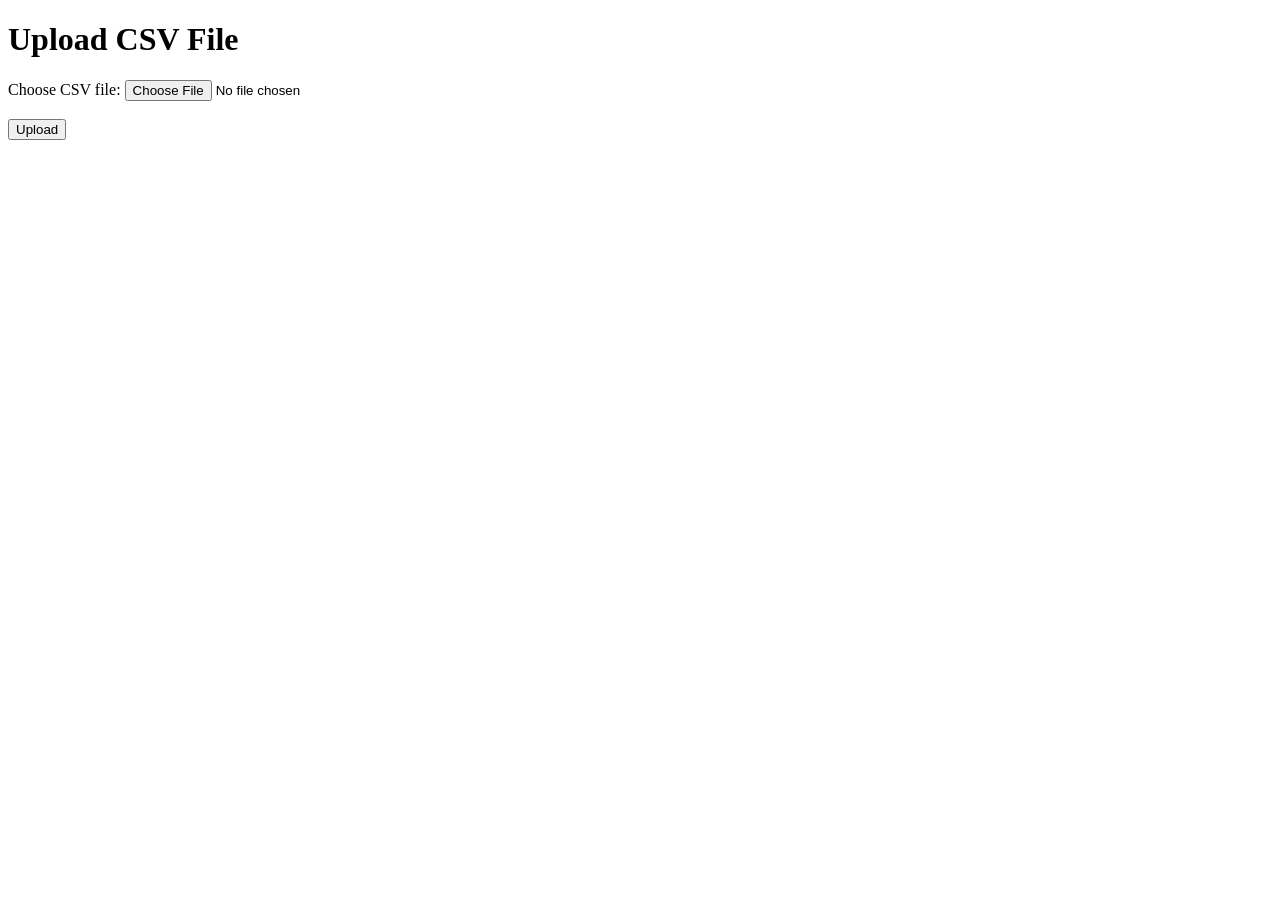
<file: ordertracker.com.au/index.html>
<!DOCTYPE html>
<html lang="en">
<head>
    <meta charset="UTF-8">
    <title>Upload CSV File</title>
</head>
<body>
    <h1>Upload CSV File</h1>
    <form action="upload.php" method="post" enctype="multipart/form-data">
        <label for="file">Choose CSV file:</label>
        <input type="file" name="file" id="file" accept=".csv">
        <br><br>
        <input type="submit" value="Upload">
    </form>
</body>
</html>
</file>
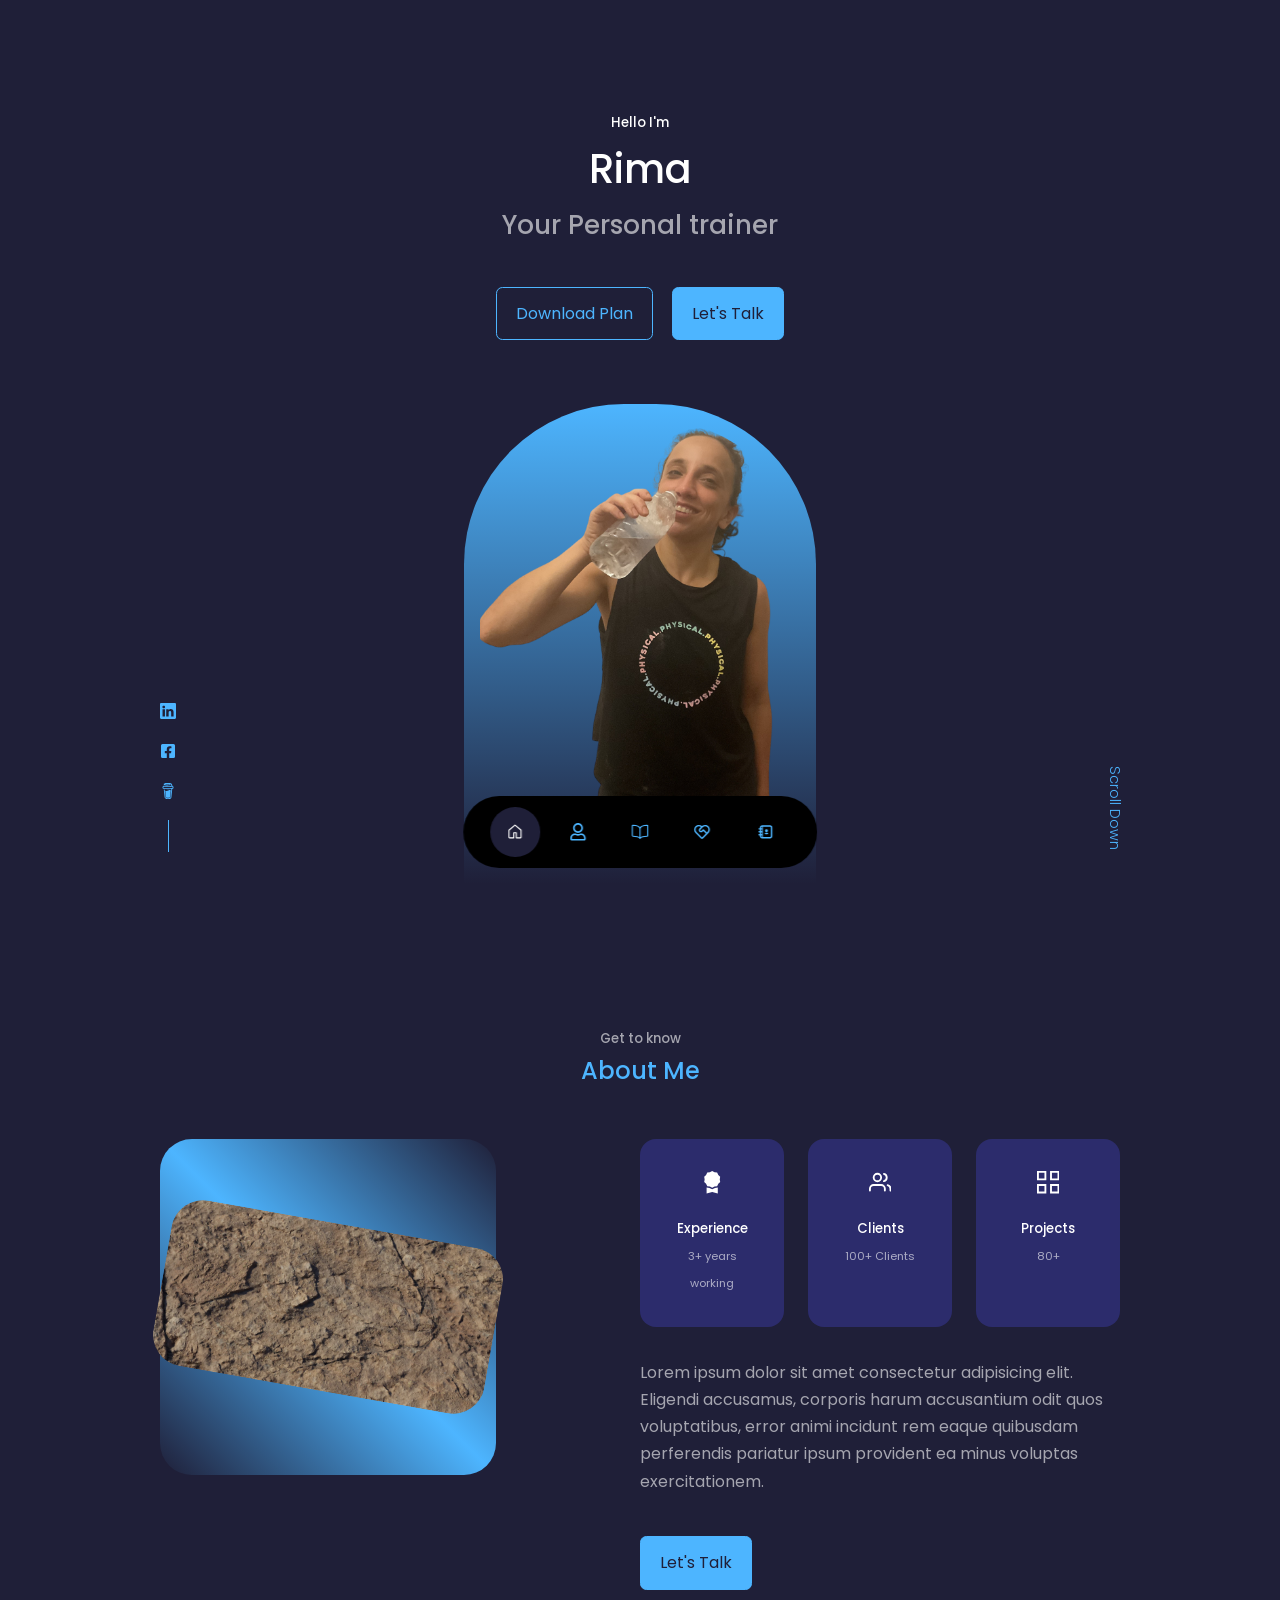
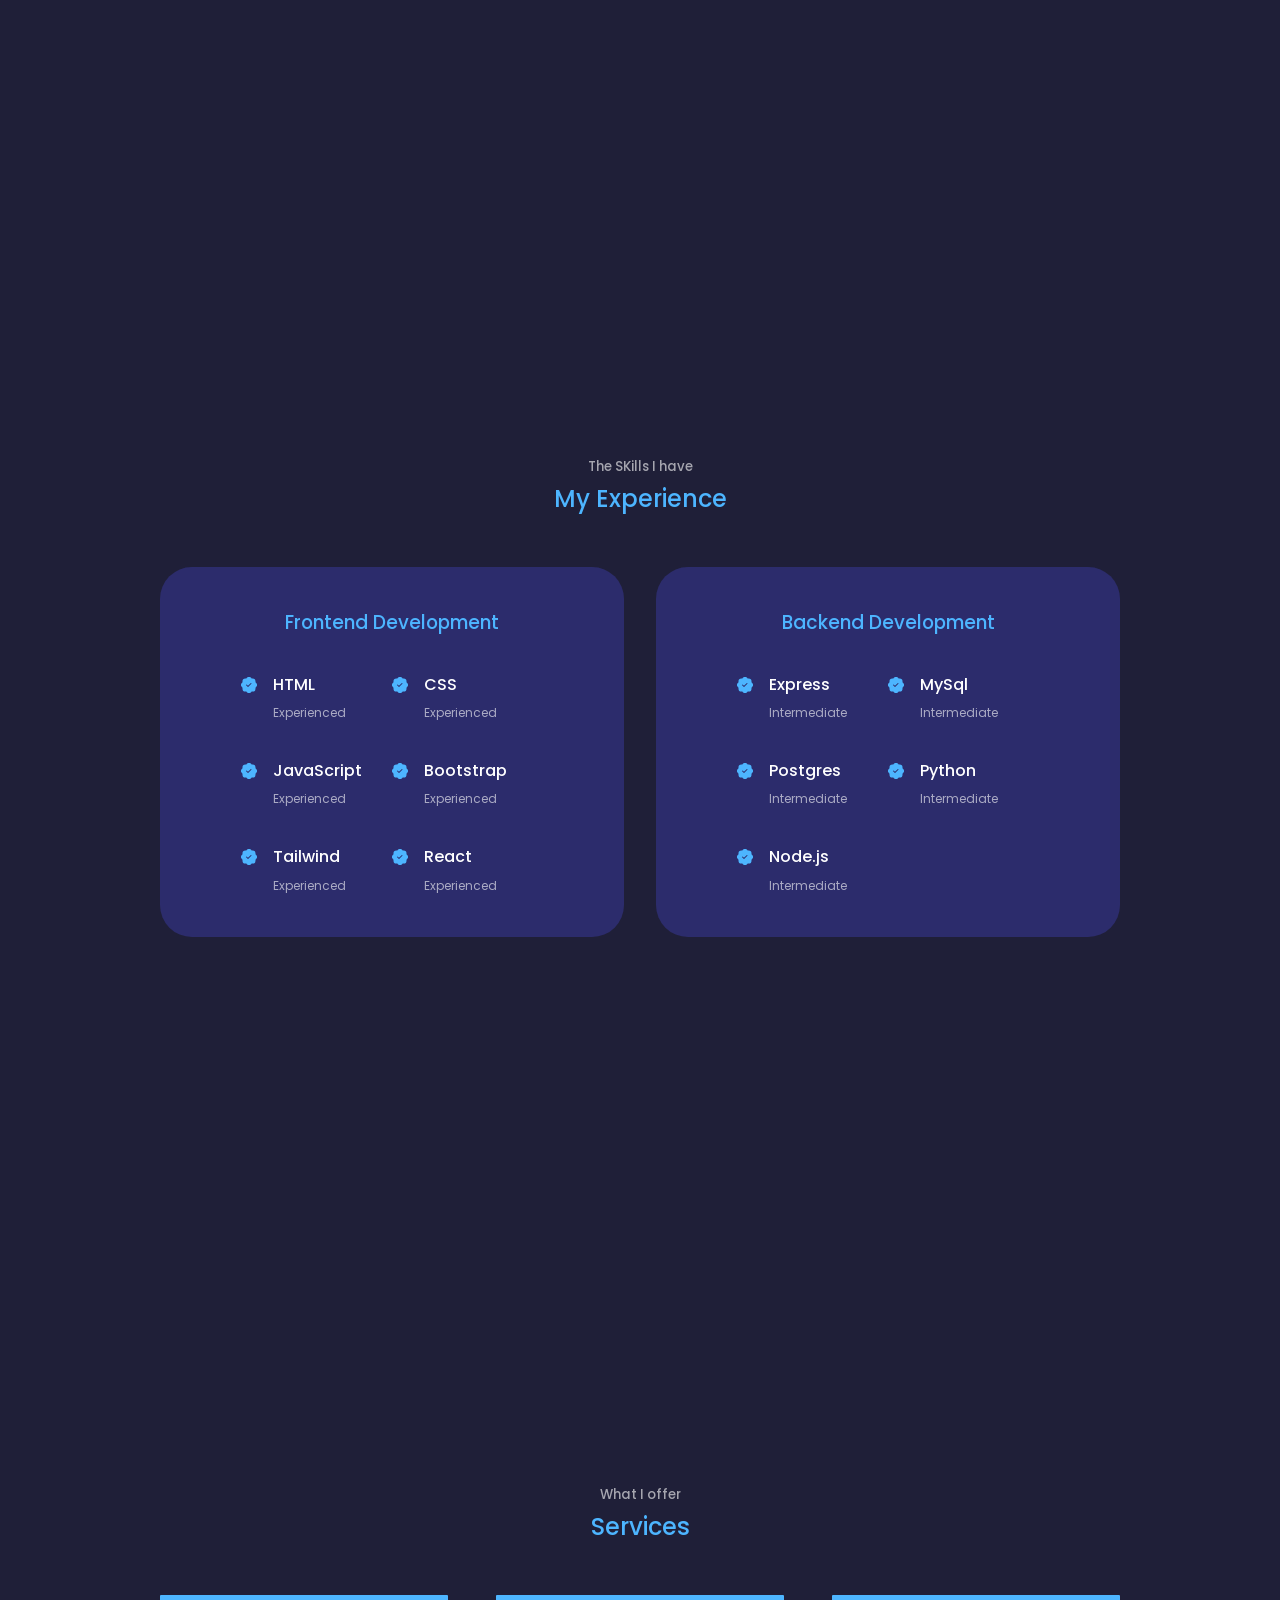
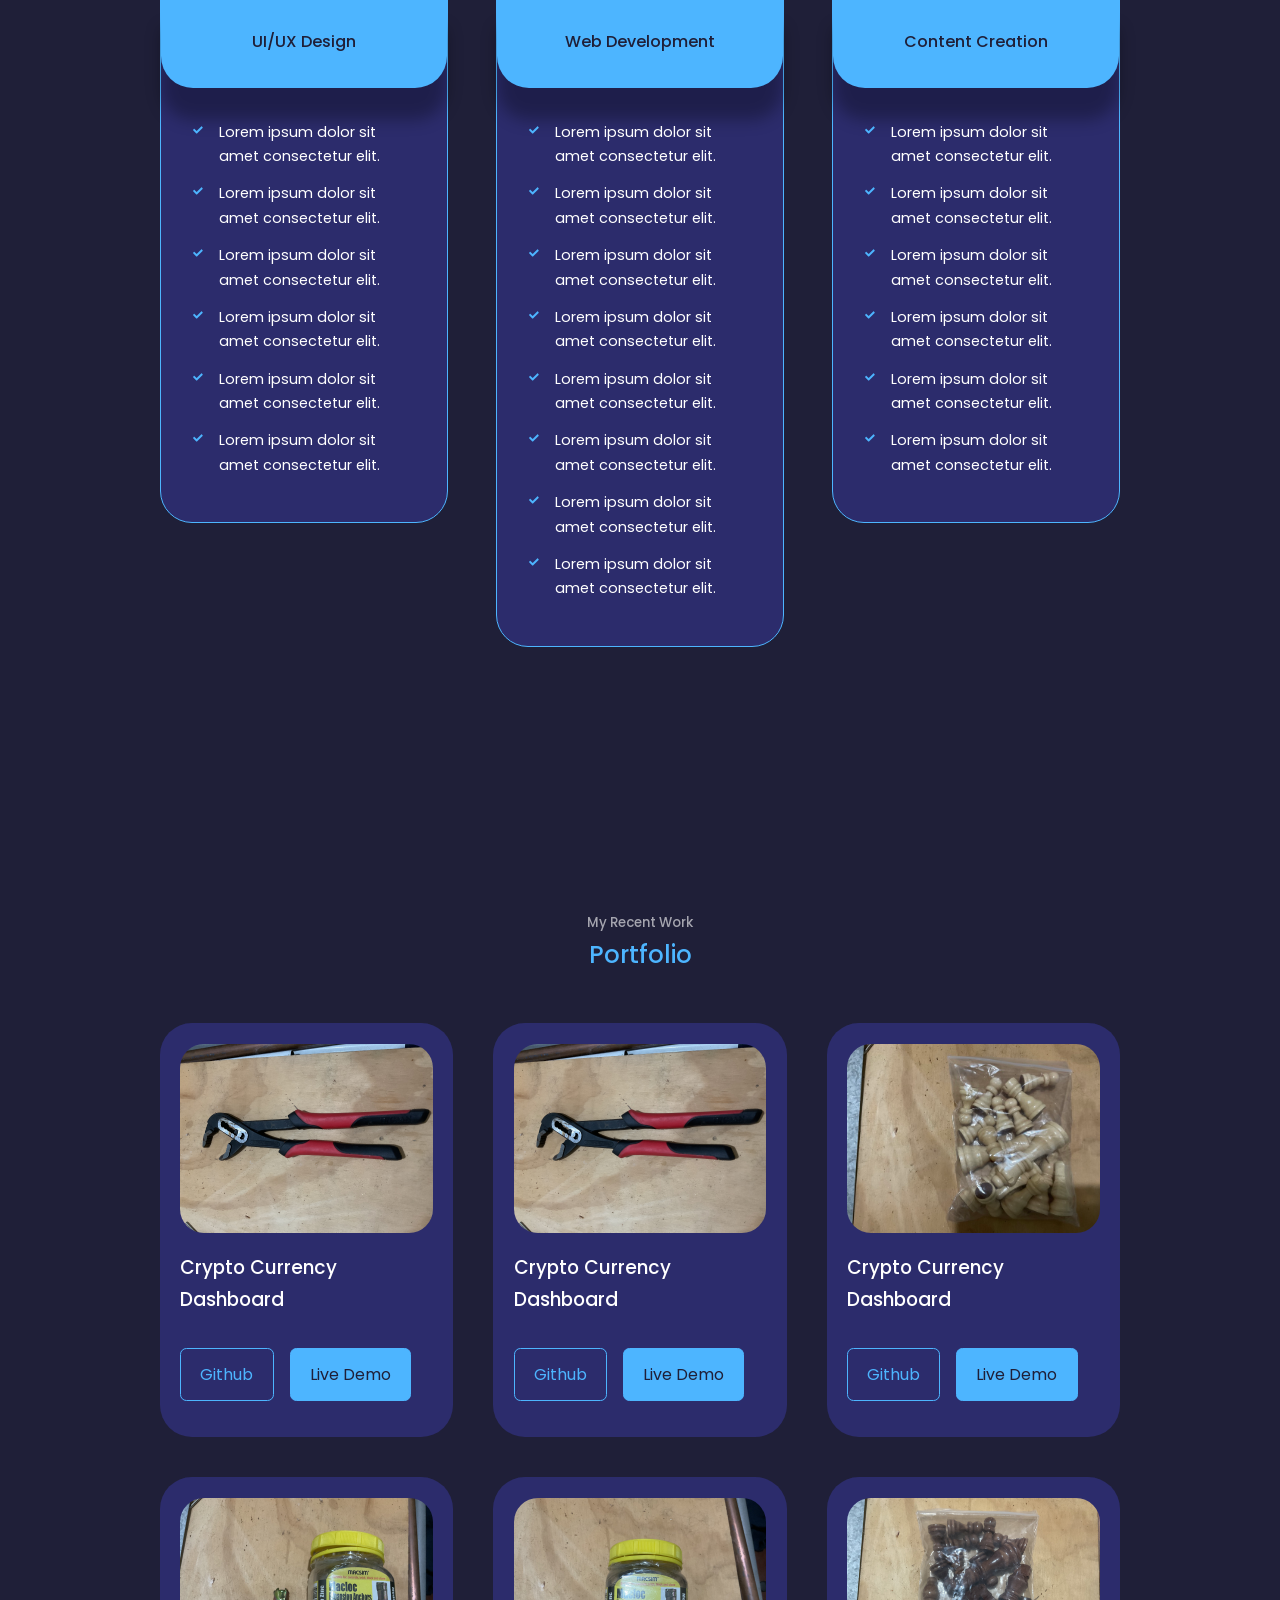
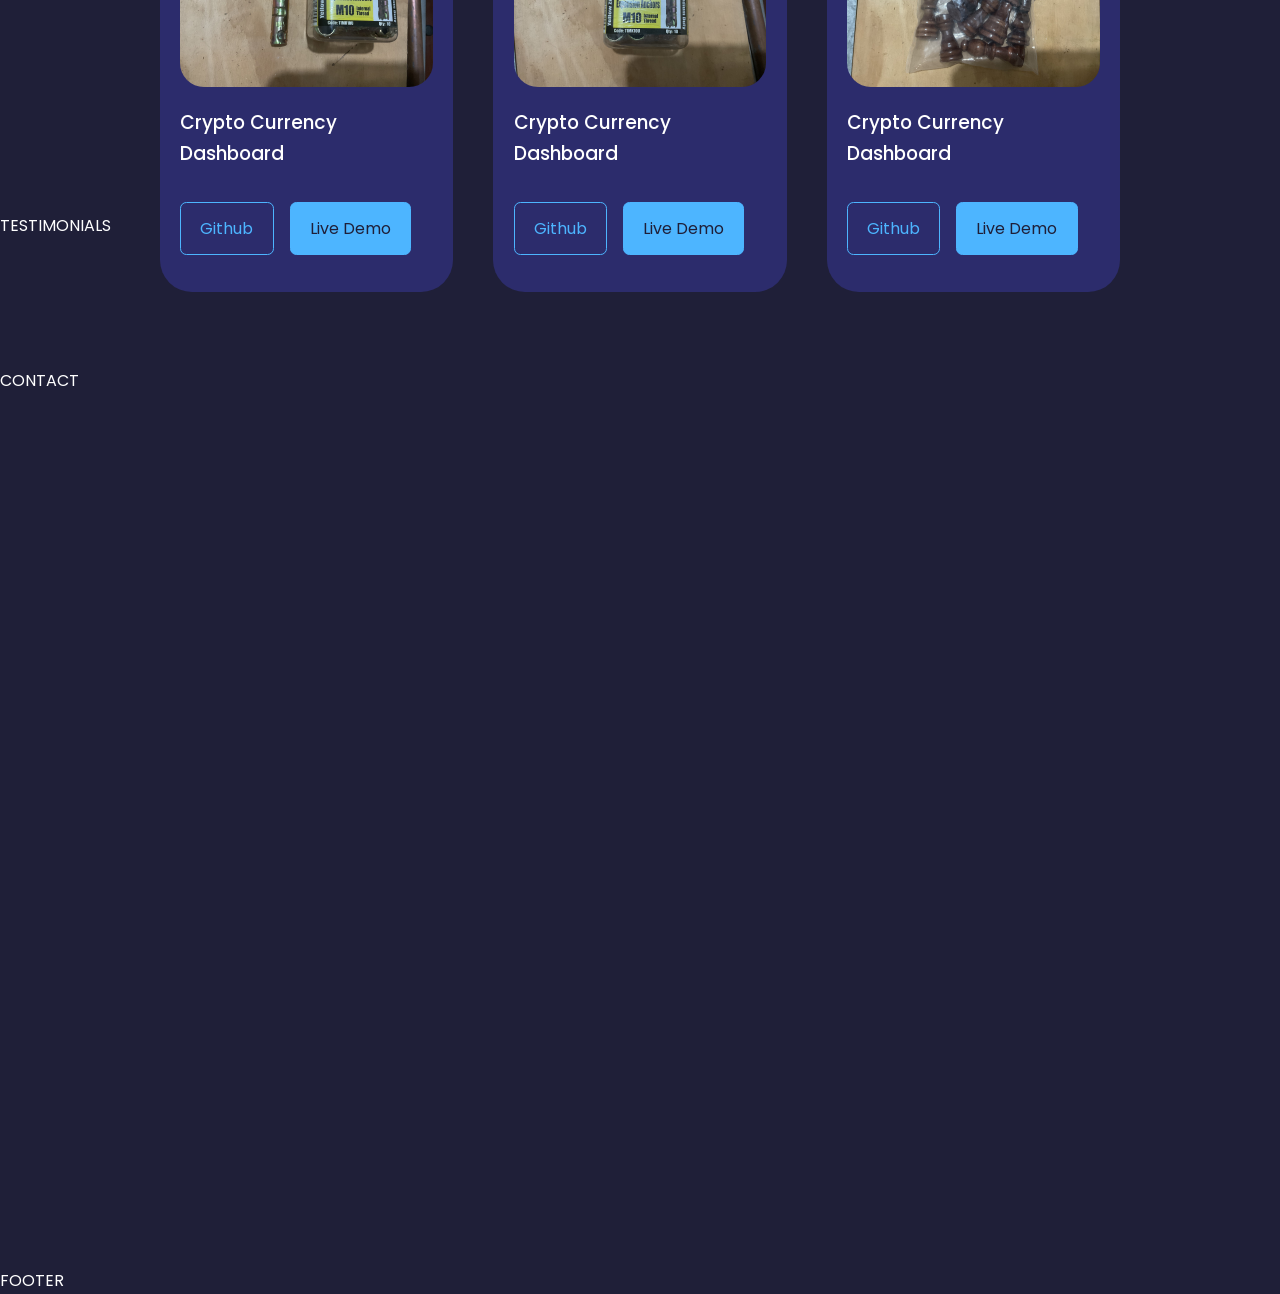
<file: portfolios/index.html>
<!doctype html><html lang="en"><head><meta charset="UTF-8"><meta name="viewport" content="width=device-width,initial-scale=1"><title>Rima Your Personal Trainer</title><script defer="defer" src="/static/js/main.93e14aca.js"></script><link href="/static/css/main.bdeb2de3.css" rel="stylesheet"></head><body><div id="root"></div></body></html>
</file>
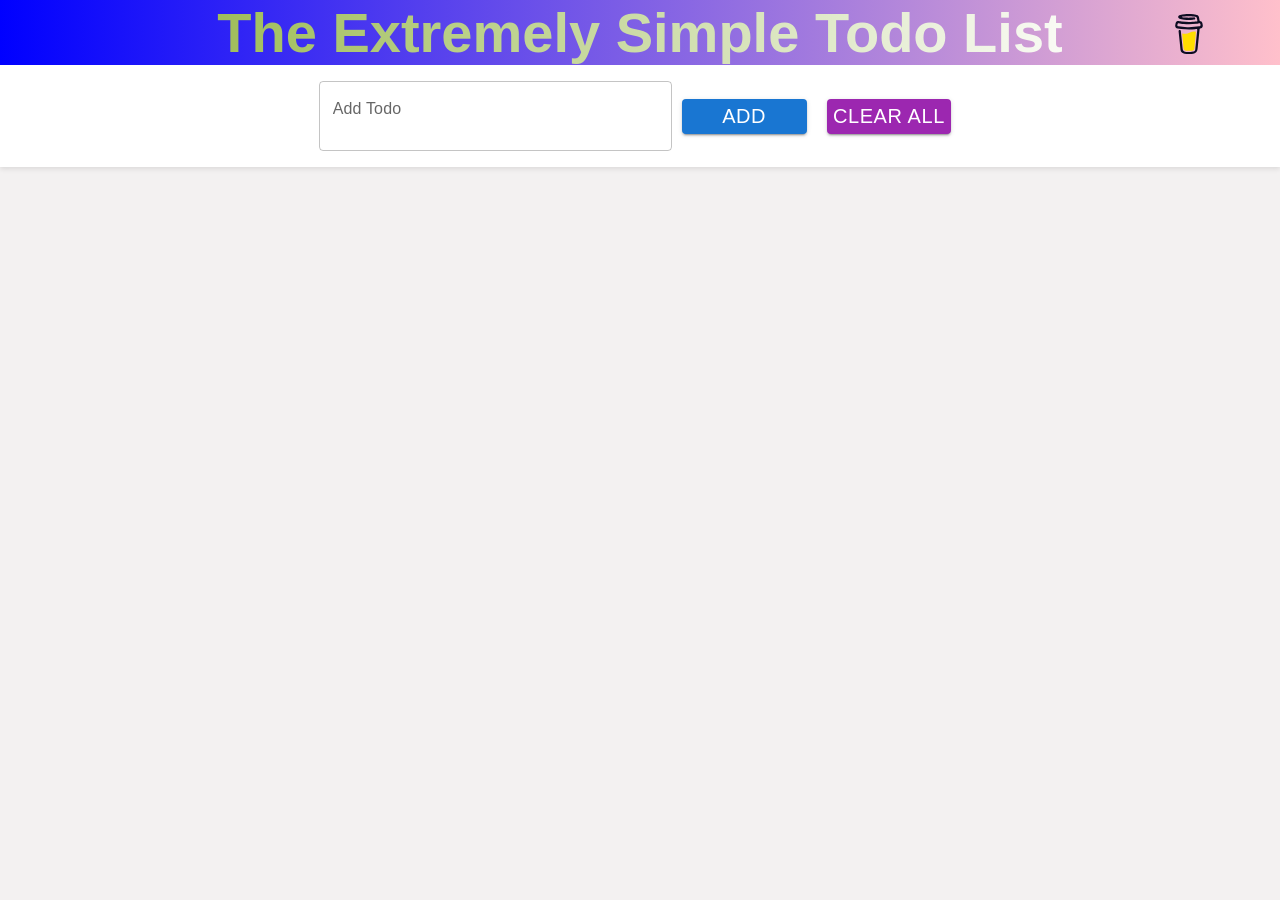
<file: theextremlysimpletodolist.com.au/index.html/index.html>
<!doctype html><html lang="en"><head><meta charset="utf-8"/><link rel="icon" href="/favicon.ico"/><meta name="viewport" content="width=device-width,initial-scale=1"/><meta name="theme-color" content="#000000"/><meta name="description" content="Web site created using create-react-app"/><link rel="apple-touch-icon" href="/logo192.png"/><link rel="manifest" href="/manifest.json"/><title>React App</title><script defer="defer" src="/static/js/main.54898b35.js"></script><link href="/static/css/main.825c0161.css" rel="stylesheet"></head><body><noscript>You need to enable JavaScript to run this app.</noscript><div id="root"></div></body></html>
</file>
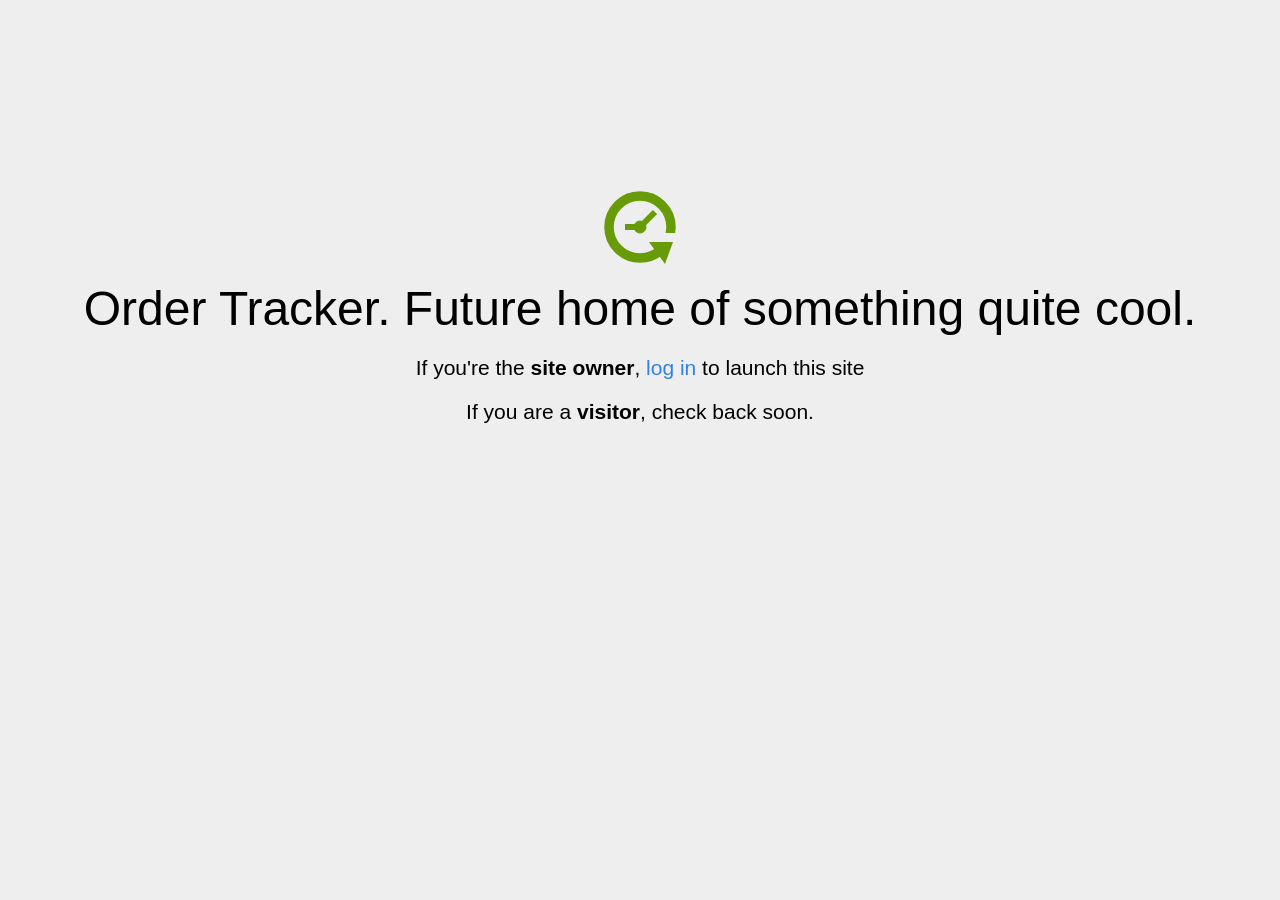
<file: ordertracker.com.au/home.html>
<!DOCTYPE html>
<html>
<head>
<title>Coming Soon</title>
<meta http-equiv="content-type" content="text/html; charset=utf-8" >
<meta name="viewport" content="width=device-width, initial-scale=1.0">
<style type="text/css">
body {
  /*background: linear-gradient(90deg, white, gray);*/
  background-color: #eee;
}

body, h1, p {
  font-family: "Helvetica Neue", "Segoe UI", Segoe, Helvetica, Arial, "Lucida Grande", sans-serif;
  font-weight: normal;
  margin: 0;
  padding: 0;
  text-align: center;
}

.container {
  margin-left:  auto;
  margin-right:  auto;
  margin-top: 177px;
  max-width: 1170px;
  padding-right: 15px;
  padding-left: 15px;
}

.row:before, .row:after {
  display: table;
  content: " ";
}

h1 {
  font-size: 48px;
  font-weight: 300;
  margin: 0 0 20px 0;
}

.lead {
  font-size: 21px;
  font-weight: 200;
  margin-bottom: 20px;
}

p {
  margin: 0 0 10px;
}

a {
  color: #3282e6;
  text-decoration: none;
}
</style>
</head>

<body>
<div class="container text-center" id="error">

  <svg height="100" width="100">
    <circle cx="50" cy="50" r="31" stroke="#679b08" stroke-width="9.5" fill="none" />
    <circle cx="50" cy="50" r="6" stroke="#679b08" stroke-width="1" fill="#679b08" />
    <line x1="50" y1="50" x2="35" y2="50" style="stroke:#679b08;stroke-width:6" />
    <line x1="65" y1="35" x2="50" y2="50" style="stroke:#679b08;stroke-width:6" />
    <path d="M59 65 L83 65 L75 87 Z" fill="#679b08" />
    <rect width="20" height="9" x="70" y="56" style="fill:#eee;stroke-width:0;" />
  </svg>
  <div class="row">
    <div class="col-md-12">
      <div class="main-icon text-success"><span class="uxicon uxicon-clock-refresh"></span></div>
      <h1>Order Tracker. Future home of something quite cool.</h1>
      <p class="lead">If you're the <strong>site owner</strong>, <a href="/cpanel">log in</a> to launch this site</p>
      <p class="lead">If you are a <strong>visitor</strong>, check back soon.</p>
    </div>
  </div>

</div>

</body>
</html>
</file>
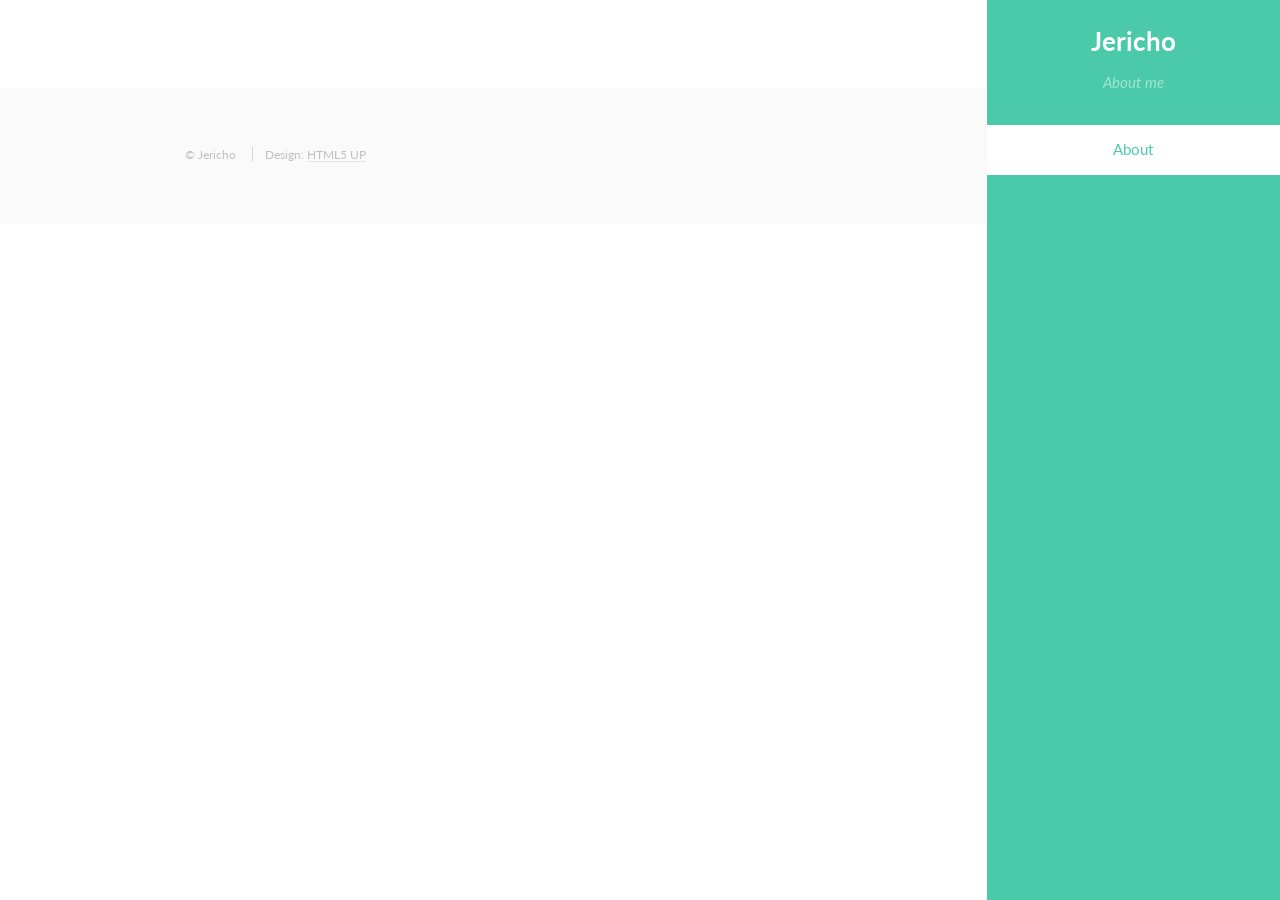
<file: ordertracker.com.au/index777.html>
<!DOCTYPE HTML>
<!--
    Read Only by HTML5 UP
    html5up.net | @n33co
    Free for personal and commercial use under the CCA 3.0 license (html5up.net/license)
-->
<html>
    <head>
        
        <title>Jericho</title>
        
        <meta charset="utf-8" />
        <meta name="viewport" content="width=device-width, initial-scale=1" />
        <!--[if lte IE 8]><script src="assets/js/ie/html5shiv.js"></script><![endif]-->
        <link rel="stylesheet" href="assets/css/main.css" />
        <!--[if lte IE 8]><link rel="stylesheet" href="assets/css/ie8.css" /><![endif]-->
    </head>
    <body>
    
        <!-- Header -->
            <section id="header">
                
                <header>
                     

                    
                    <h1 id="logo">
                        <a href="./">Jericho</a>
                    </h1>
                    

                    
                        <p>About me</p>
                    
                </header>
                

                <nav id="nav">
                    <ul>
                        <li><a href="#one" class="active">About</a></li>
                         
                        
                    </ul>
                </nav>

                <footer>
                    <ul class="icons">
                        
                    </ul>
                </footer>
            </section>

        <!-- Wrapper -->
            <div id="wrapper">

                <!-- Main -->
                    <div id="main">
                        <!-- One -->
                        <section id="one">
                            <div class="container">
                                

                                
                            </div>
                        </section>

                        <!-- Two -->
                        

                        <!-- Three -->
                        
                    </div>

                <!-- Footer -->
                    
                    <section id="footer">
                        <div class="container">
                        <ul class="copyright">
                            <li>&copy; Jericho</li>
                            <li>Design: <a href="//html5up.net">HTML5 UP</a></li>
                        </ul>
                        </div>
                    </section>
                    
            </div>

        <!-- Scripts -->
            <script src="assets/js/jquery.min.js"></script>
            <script src="assets/js/jquery.scrollzer.min.js"></script>
            <script src="assets/js/jquery.scrolly.min.js"></script>
            <script src="assets/js/skel.min.js"></script>
            <script src="assets/js/util.js"></script>
            <!--[if lte IE 8]><script src="assets/js/ie/respond.min.js"></script><![endif]-->
            <script src="assets/js/main.js"></script>

            
    </body>
</html>
</file>
<file: static/css/main.bdeb2de3.css>
@import url(https://fonts.googleapis.com/css2?family=Poppins:wght@300;400;500;600&display=swap);header{height:100vh;overflow:hidden;padding-top:7rem}.header__container{height:100%;position:relative;text-align:center}.cta{display:flex;gap:1.2rem;justify-content:center;margin-top:2.5rem}.header__socials{align-items:center;bottom:3rem;display:flex;flex-direction:column;gap:.8rem;left:0;position:absolute}.header__socials:after{background:var(--color-primary);content:"";height:2rem;width:1px}.me{background:linear-gradient(var(--color-primary),#0000);border-radius:10rem 10rem 0 0;height:30rem;left:calc(50% - 11rem);margin-top:4rem;overflow:hidden;padding:1rem;position:absolute;width:22rem}.scroll__down{bottom:5rem;font-size:.9rem;font-weight:300;position:absolute;right:-2.3rem;transform:rotate(90deg)}@media screen and (max-width:1024px){.header{height:68vh}}@media screen and (max-width:600px){.header{height:100vh}.header__socials,.scroll__down{display:none}}nav{-webkit-backdrop-filter:blur(15px);backdrop-filter:blur(15px);background:#000;border-radius:4rem;bottom:2rem;display:block;gap:.8rem;left:50%;padding:.7rem 1.7rem;position:fixed;transform:translateX(-50%);width:-webkit-max-content;width:max-content;z-index:2}nav,nav a{display:flex}nav a{background:transparant;border-radius:50%;color:var(color-light);font-size:1.1rem;padding:1rem}nav a:hover{background:rgba(00.0.3)}nav a.active{background:var(--color-bg);color:var(--color-white)}.about__container{grid-gap:15%;display:grid;gap:15%;grid-template-columns:35% 50%}.about__me{aspect-ratio:1/1;background:linear-gradient(45deg,#0000,var(--color-primary),#0000);border-radius:2rem;display:grid;place-items:center;width:100%}.about__me-image{border-radius:2rem;overflow:hidden;transform:rotate(10deg);transition:var(--transition)}.about__me-image:hover{border-radius:2rem;overflow:hidden;transform:rotate(0deg)}.about__cards{grid-gap:1.5rem;display:grid;gap:1.5rem;grid-template-columns:repeat(3,1fr)}.about__card{background:var(--color-bg-variant);border:1px solid transparant;border-radius:1rem;padding:2rem;text-align:center;transition:var(--transition)}.about__card:hover{background:#0000;border-color:var(--color-primary-variant);cursor:default}.about__icon{color:var(--color-priary);font-size:1.4rem;margin-bottom:1rem}.about__hard h5{font-size:.95rem}.about__card small{color:var(--color-light);font-size:.7rem}.about__content p{color:var(--color-light);margin:2rem 0 2.6rem}@media screen and (max-width:1024px){.about__container{gap:0;grid-template-columns:1fr}.about__me{margin:2rem auto 4rem;width:50%}.about__content p{margin:1rem 0 1.5rem}}@media screen and (max-width:600px){.about__me{margin:0 auto 3rem;width:65%}.about__cards{gap:1rem;grid-template-columns:1fr 1fr}.about__content{text-align:center}.about__content p{margin:1.5rem 0}}.experience__container{grid-gap:2rem;display:grid;gap:2rem;grid-template-columns:1fr 1fr}.experience__container>div{background:var(--color-bg-variant);border:1px solid #0000;border-radius:2rem;padding:2.4rem 5rem;transition:var(--transition)}.experience__container>div:hover{background:#0000;border-color:var(--color-primary-variant);cursor:default}.experience__container>div h3{color:var(--color-primary);margin-bottom:2rem;text-align:center}.experience__content{grid-row-gap:2rem;display:grid;grid-template-columns:1fr 1fr;row-gap:2rem}.experience__details{display:flex;gap:1rem}.experience__details>div>small{font-size:12px}.experience__details-icon{color:var(--color-primary);margin-top:6px}@media screen and (max-width:1024px){.experience__container{grid-template-columns:1fr}.experience__container>div{margin:0 auto;padding:2rem;width:80%}.experience__content{padding:1rem}}@media screen and (max-width:600px){.experience__container{gap:1rem}.experience__container>div{margin:0 auto;padding:2rem 1rem;width:100%}.experience__content{padding:1rem}}.services__container{grid-gap:3rem;display:grid;gap:3rem;grid-template-columns:repeat(3,1fr)}.service{background:var(--color-bg-variant);border:1px solid var(--color-primary);border-radius:0 0 2rem 2rem;height:-webkit-fit-content;height:-moz-fit-content;height:fit-content;transition:var(--transition)}.service:hover{background:#0000;border-color:var(--color-primary-variant);cursor:default}.service__head{background:var(--color-primary);border-radius:0 0 2rem 2rem;box-shadow:0 2rem 1rem #0000004d;padding:2rem}.service__head h3{color:var(--color-bg);font-size:1rem;text-align:center}.service__list{padding:2rem}.service__list li{display:flex;gap:1rem;margin-bottom:.8rem}.service__list-icon{color:var(--color-primary);font-size:1rem;margin-top:2px}.service__list p{font-size:.9rem}@media screen and (max-width:1024px){.services__container{gap:2rem;grid-template-columns:1fr 1fr}.service{height:auto}}@media screen and (max-width:600px){.services__container{gap:1.5rem;grid-template-columns:1fr}.service{height:auto}}.portfolio__container{grid-gap:2.5rem;display:grid;gap:2.5rem;grid-template-columns:repeat(3,1fr)}.portfolio__item{background:var(--color-bg-variant);border:1px solid #0000;border-radius:2rem;padding:1.2rem;transition:var(--transition)}.portfolio__item:hover{background:#0000;border-color:var(--color-primary-variant)}.portfolio__item-image{border-radius:1.5rem;overflow:hidden}.portfolio__item h3{margin:1.2rem 0 2rem}.portfolio__item-cta{display:flex;gap:1rem;margin-bottom:1rem}@media screen and (max-width:1024px){.portfolio__container{gap:1.2rem;grid-template-columns:1fr 1fr}}@media screen and (max-width:600px){.portfolio__container{gap:1rem;grid-template-columns:1fr}}*{border:0;box-sizing:border-box;list-style:none;margin:0;outline:0;padding:0;text-decoration:none}:root{--color-bg:#1f1f38;--color-bg-variant:#2c2c6c;--color-primary:#4db5ff;--color-primary-variant:#4db5ff66;--color-white:#fff;--color-light:#fff9;--transition:all 400ms ease;--container-width-lg:75%;--container-width-md:86%;--container-width-sm:90%}html{scroll-behavior:smooth}::-webkit-scrollbar{display:none}body{background:#1f1f38;background:var(--color-bg);background-position:50%;background-repeat:no-repeat;background-size:cover;color:#fff;color:var(--color-white);font-family:Poppins,sans-serif;height:100vh;line-height:1.7}.container{margin:0 auto;width:75%;width:var(--container-width-lg)}h1,h2,h3,h4,h5{font-weight:500}h1{font-size:2.5rem}section{height:100vh;margin-top:8rem}section>h2,section>h5{color:#fff9;color:var(--color-light);text-align:center}section>h2{color:#4db5ff;color:var(--color-primary);margin-bottom:3rem}.text-light{color:#fff9;color:var(--color-light);font-size:26px}a{color:#4db5ff;color:var(--color-primary);transition:all .4s ease;transition:var(--transition)}a:hover{color:#fff;color:var(--color-white)}.btn{border:1px solid #4db5ff;border:1px solid var(--color-primary);border-radius:.4rem;color:#4db5ff;color:var(--color-primary);cursor:pointer;display:inline-block;padding:.75rem 1.2rem;transition:var(transition);width:max-ontent}.btn:hover{background:#fff;background:var(--color-white);border-color:#0000}.btn-primary,.btn:hover{color:#1f1f38;color:var(--color-bg)}.btn-primary{background:#4db5ff;background:var(--color-primary)}img{display:block;object-fit:cover;width:100%}@media screen and (max-width:1024px){.container{width:86%;width:var(--container-width-md)}section{height:auto;margin-top:6rem}}@media screen and (max-width:600px){.container{width:90%;width:var(--container-width-sm)}section>h2{height:auto;margin-bottom:2rem}}
/*# sourceMappingURL=main.bdeb2de3.css.map*/
</file>
<file: static/css/main.825c0161.css>
body{-webkit-font-smoothing:antialiased;-moz-osx-font-smoothing:grayscale;font-family:-apple-system,BlinkMacSystemFont,Segoe UI,Roboto,Oxygen,Ubuntu,Cantarell,Fira Sans,Droid Sans,Helvetica Neue,sans-serif;margin:0}code{font-family:source-code-pro,Menlo,Monaco,Consolas,Courier New,monospace}:root{--App-bck-grnd-clr:#f3f1f1;--App-todo-heading-txt-clr:#fff;--todo-task-item-txt-clr:#000;--todo-task-item-completed:#90ee90;--heading-background-clr-1:blue;--heading-background-clr-2:pink}.App{text-align:center}.App-logo{height:40vmin;pointer-events:none}.App-header{align-items:center;background-color:var(--App-bck-grnd-clr);color:var(--App-todo-heading-txt-clr);display:block;flex-direction:column;font-size:calc(10px + 2vmin);justify-content:center;min-height:100vh}.todo-item-container{color:var(--todo-task-item-txt-clr);text-align:left}.buttonclass{margin:0;width:80%}.ulist{margin:0;padding:0}li{list-style-type:none;margin-bottom:15px}.li-expander{display:grid;grid-template-columns:1fr 6fr 1fr}.form-container input{font-size:26px}.form-container button{font-size:20px;margin:10px}.form-container{align-items:center;display:flex;justify-content:center;padding:1rem}.spantext2,text{margin:0;padding:0;width:100%}.spantext2{background-color:var(--todo-task-item-completed);opacity:.2}.header{background-color:#fff;box-shadow:0 2px 5px #0000001a;display:grid;position:-webkit-sticky;position:sticky;top:0;width:100%;z-index:1000}.title-wrapper{background-image:linear-gradient(to right,var(--heading-background-clr-1),var(--heading-background-clr-2));color:linear-gradient(to right,var(--heading-background-clr-1),var(--heading-background-clr-2));display:grid;grid-template-columns:1fr 5fr 1fr}h1{-webkit-background-clip:text;background-clip:text;background-image:linear-gradient(90deg,#9cbb54,#fdfdfb);color:#0000}.title-wrapper h1{margin:0}.coffee-wrapper{align-self:center;margin-top:10px}button{background-color:#d84343;color:#fff;cursor:pointer;margin-right:10px}@media screen and (max-width:777px){.form-container input{font-size:18px}.form-container button{font-size:16px;margin:8px}}
/*# sourceMappingURL=main.825c0161.css.map*/
</file>
<file: ordertracker.com.au/assets/css/ie8.css>
/*
    Read Only by HTML5 UP
    html5up.net | @n33co
    Free for personal and commercial use under the CCA 3.0 license (html5up.net/license)
*/

/* Basic */

    code,
    input[type="text"],
    input[type="password"],
    input[type="email"],
    select,
    textarea,
    .box,
    .image,
    .image img,
    input[type="submit"],
    input[type="reset"],
    input[type="button"],
    .button {
        position: relative;
        -ms-behavior: url("assets/js/ie/PIE.htc");
    }

/* Form */

    input[type="text"],
    input[type="password"],
    input[type="email"],
    select {
        line-height: 2.75em;
    }

    input[type="checkbox"],
    input[type="radio"] {
        -moz-appearance: normal;
        -webkit-appearance: normal;
        -ms-appearance: normal;
        appearance: normal;
    }

        input[type="checkbox"] + label,
        input[type="radio"] + label {
            padding: 0 0 0 1.5em;
        }

            input[type="checkbox"] + label:before,
            input[type="radio"] + label:before {
                display: none;
            }

/* Button */

    input[type="submit"].alt,
    input[type="reset"].alt,
    input[type="button"].alt,
    .button.alt {
        border: solid 2px #e4e4e4;
    }
</file>
<file: ordertracker.com.au/assets/css/main.css>
@import url("font-awesome.min.css");
@import url("http://fonts.googleapis.com/css?family=Lato:400,400italic,700,700italic|Source+Code+Pro:400");

/*
    Read Only by HTML5 UP
    html5up.net | @n33co
    Free for personal and commercial use under the CCA 3.0 license (html5up.net/license)
*/

/* Reset */

    html, body, div, span, applet, object, iframe, h1, h2, h3, h4, h5, h6, p, blockquote, pre, a, abbr, acronym, address, big, cite, code, del, dfn, em, img, ins, kbd, q, s, samp, small, strike, strong, sub, sup, tt, var, b, u, i, center, dl, dt, dd, ol, ul, li, fieldset, form, label, legend, table, caption, tbody, tfoot, thead, tr, th, td, article, aside, canvas, details, embed, figure, figcaption, footer, header, hgroup, menu, nav, output, ruby, section, summary, time, mark, audio, video {
        margin: 0;
        padding: 0;
        border: 0;
        font-size: 100%;
        font: inherit;
        vertical-align: baseline;
    }

    article, aside, details, figcaption, figure, footer, header, hgroup, menu, nav, section {
        display: block;
    }

    body {
        line-height: 1;
    }

    ol, ul {
        list-style: none;
    }

    blockquote, q {
        quotes: none;
    }

    blockquote:before, blockquote:after, q:before, q:after {
        content: '';
        content: none;
    }

    table {
        border-collapse: collapse;
        border-spacing: 0;
    }

    body {
        -webkit-text-size-adjust: none;
    }

/* Box Model */

    *, *:before, *:after {
        -moz-box-sizing: border-box;
        -webkit-box-sizing: border-box;
        box-sizing: border-box;
    }

/* Containers */

    .container {
        margin-left: auto;
        margin-right: auto;
    }

    .container.\31 25\25 {
        width: 100%;
        max-width: 56.25em;
        min-width: 45em;
    }

    .container.\37 5\25 {
        width: 33.75em;
    }

    .container.\35 0\25 {
        width: 22.5em;
    }

    .container.\32 5\25 {
        width: 11.25em;
    }

    .container {
        width: 45em;
    }

    @media screen and (max-width: 1680px) {

        .container.\31 25\25 {
            width: 100%;
            max-width: 56.25em;
            min-width: 45em;
        }

        .container.\37 5\25 {
            width: 33.75em;
        }

        .container.\35 0\25 {
            width: 22.5em;
        }

        .container.\32 5\25 {
            width: 11.25em;
        }

        .container {
            width: 45em;
        }

    }

    @media screen and (max-width: 1280px) {

        .container.\31 25\25 {
            width: 100%;
            max-width: 52.5em;
            min-width: 42em;
        }

        .container.\37 5\25 {
            width: 31.5em;
        }

        .container.\35 0\25 {
            width: 21em;
        }

        .container.\32 5\25 {
            width: 10.5em;
        }

        .container {
            width: 42em;
        }

    }

    @media screen and (max-width: 1024px) {

        .container.\31 25\25 {
            width: 100%;
            max-width: 106.25%;
            min-width: 85%;
        }

        .container.\37 5\25 {
            width: 63.75%;
        }

        .container.\35 0\25 {
            width: 42.5%;
        }

        .container.\32 5\25 {
            width: 21.25%;
        }

        .container {
            width: 85% !important;
        }

    }

    @media screen and (max-width: 736px) {

        .container.\31 25\25 {
            width: 100%;
            max-width: 112.5%;
            min-width: 90%;
        }

        .container.\37 5\25 {
            width: 67.5%;
        }

        .container.\35 0\25 {
            width: 45%;
        }

        .container.\32 5\25 {
            width: 22.5%;
        }

        .container {
            width: 90% !important;
        }

    }

    @media screen and (max-width: 480px) {

        .container.\31 25\25 {
            width: 100%;
            max-width: 112.5%;
            min-width: 90%;
        }

        .container.\37 5\25 {
            width: 67.5%;
        }

        .container.\35 0\25 {
            width: 45%;
        }

        .container.\32 5\25 {
            width: 22.5%;
        }

        .container {
            width: 90% !important;
        }

    }

/* Grid */

    .row {
        border-bottom: solid 1px transparent;
        -moz-box-sizing: border-box;
        -webkit-box-sizing: border-box;
        box-sizing: border-box;
    }

    .row > * {
        float: left;
        -moz-box-sizing: border-box;
        -webkit-box-sizing: border-box;
        box-sizing: border-box;
    }

    .row:after, .row:before {
        content: '';
        display: block;
        clear: both;
        height: 0;
    }

    .row.uniform > * > :first-child {
        margin-top: 0;
    }

    .row.uniform > * > :last-child {
        margin-bottom: 0;
    }

    .row.\30 \25 > * {
        padding: 0 0 0 0em;
    }

    .row.\30 \25 {
        margin: 0 0 -1px 0em;
    }

    .row.uniform.\30 \25 > * {
        padding: 0em 0 0 0em;
    }

    .row.uniform.\30 \25 {
        margin: 0em 0 -1px 0em;
    }

    .row > * {
        padding: 0 0 0 2em;
    }

    .row {
        margin: 0 0 -1px -2em;
    }

    .row.uniform > * {
        padding: 2em 0 0 2em;
    }

    .row.uniform {
        margin: -2em 0 -1px -2em;
    }

    .row.\32 00\25 > * {
        padding: 0 0 0 4em;
    }

    .row.\32 00\25 {
        margin: 0 0 -1px -4em;
    }

    .row.uniform.\32 00\25 > * {
        padding: 4em 0 0 4em;
    }

    .row.uniform.\32 00\25 {
        margin: -4em 0 -1px -4em;
    }

    .row.\31 50\25 > * {
        padding: 0 0 0 3em;
    }

    .row.\31 50\25 {
        margin: 0 0 -1px -3em;
    }

    .row.uniform.\31 50\25 > * {
        padding: 3em 0 0 3em;
    }

    .row.uniform.\31 50\25 {
        margin: -3em 0 -1px -3em;
    }

    .row.\35 0\25 > * {
        padding: 0 0 0 1em;
    }

    .row.\35 0\25 {
        margin: 0 0 -1px -1em;
    }

    .row.uniform.\35 0\25 > * {
        padding: 1em 0 0 1em;
    }

    .row.uniform.\35 0\25 {
        margin: -1em 0 -1px -1em;
    }

    .row.\32 5\25 > * {
        padding: 0 0 0 0.5em;
    }

    .row.\32 5\25 {
        margin: 0 0 -1px -0.5em;
    }

    .row.uniform.\32 5\25 > * {
        padding: 0.5em 0 0 0.5em;
    }

    .row.uniform.\32 5\25 {
        margin: -0.5em 0 -1px -0.5em;
    }

    .\31 2u, .\31 2u\24 {
        width: 100%;
        clear: none;
        margin-left: 0;
    }

    .\31 1u, .\31 1u\24 {
        width: 91.6666666667%;
        clear: none;
        margin-left: 0;
    }

    .\31 0u, .\31 0u\24 {
        width: 83.3333333333%;
        clear: none;
        margin-left: 0;
    }

    .\39 u, .\39 u\24 {
        width: 75%;
        clear: none;
        margin-left: 0;
    }

    .\38 u, .\38 u\24 {
        width: 66.6666666667%;
        clear: none;
        margin-left: 0;
    }

    .\37 u, .\37 u\24 {
        width: 58.3333333333%;
        clear: none;
        margin-left: 0;
    }

    .\36 u, .\36 u\24 {
        width: 50%;
        clear: none;
        margin-left: 0;
    }

    .\35 u, .\35 u\24 {
        width: 41.6666666667%;
        clear: none;
        margin-left: 0;
    }

    .\34 u, .\34 u\24 {
        width: 33.3333333333%;
        clear: none;
        margin-left: 0;
    }

    .\33 u, .\33 u\24 {
        width: 25%;
        clear: none;
        margin-left: 0;
    }

    .\32 u, .\32 u\24 {
        width: 16.6666666667%;
        clear: none;
        margin-left: 0;
    }

    .\31 u, .\31 u\24 {
        width: 8.3333333333%;
        clear: none;
        margin-left: 0;
    }

    .\31 2u\24 + *,
    .\31 1u\24 + *,
    .\31 0u\24 + *,
    .\39 u\24 + *,
    .\38 u\24 + *,
    .\37 u\24 + *,
    .\36 u\24 + *,
    .\35 u\24 + *,
    .\34 u\24 + *,
    .\33 u\24 + *,
    .\32 u\24 + *,
    .\31 u\24 + * {
        clear: left;
    }

    .\-11u {
        margin-left: 91.66667%;
    }

    .\-10u {
        margin-left: 83.33333%;
    }

    .\-9u {
        margin-left: 75%;
    }

    .\-8u {
        margin-left: 66.66667%;
    }

    .\-7u {
        margin-left: 58.33333%;
    }

    .\-6u {
        margin-left: 50%;
    }

    .\-5u {
        margin-left: 41.66667%;
    }

    .\-4u {
        margin-left: 33.33333%;
    }

    .\-3u {
        margin-left: 25%;
    }

    .\-2u {
        margin-left: 16.66667%;
    }

    .\-1u {
        margin-left: 8.33333%;
    }

    @media screen and (max-width: 1680px) {

        .row > * {
            padding: 0 0 0 2em;
        }

        .row {
            margin: 0 0 -1px -2em;
        }

        .row.uniform > * {
            padding: 2em 0 0 2em;
        }

        .row.uniform {
            margin: -2em 0 -1px -2em;
        }

        .row.\32 00\25 > * {
            padding: 0 0 0 4em;
        }

        .row.\32 00\25 {
            margin: 0 0 -1px -4em;
        }

        .row.uniform.\32 00\25 > * {
            padding: 4em 0 0 4em;
        }

        .row.uniform.\32 00\25 {
            margin: -4em 0 -1px -4em;
        }

        .row.\31 50\25 > * {
            padding: 0 0 0 3em;
        }

        .row.\31 50\25 {
            margin: 0 0 -1px -3em;
        }

        .row.uniform.\31 50\25 > * {
            padding: 3em 0 0 3em;
        }

        .row.uniform.\31 50\25 {
            margin: -3em 0 -1px -3em;
        }

        .row.\35 0\25 > * {
            padding: 0 0 0 1em;
        }

        .row.\35 0\25 {
            margin: 0 0 -1px -1em;
        }

        .row.uniform.\35 0\25 > * {
            padding: 1em 0 0 1em;
        }

        .row.uniform.\35 0\25 {
            margin: -1em 0 -1px -1em;
        }

        .row.\32 5\25 > * {
            padding: 0 0 0 0.5em;
        }

        .row.\32 5\25 {
            margin: 0 0 -1px -0.5em;
        }

        .row.uniform.\32 5\25 > * {
            padding: 0.5em 0 0 0.5em;
        }

        .row.uniform.\32 5\25 {
            margin: -0.5em 0 -1px -0.5em;
        }

        .\31 2u\28xlarge\29, .\31 2u\24\28xlarge\29 {
            width: 100%;
            clear: none;
            margin-left: 0;
        }

        .\31 1u\28xlarge\29, .\31 1u\24\28xlarge\29 {
            width: 91.6666666667%;
            clear: none;
            margin-left: 0;
        }

        .\31 0u\28xlarge\29, .\31 0u\24\28xlarge\29 {
            width: 83.3333333333%;
            clear: none;
            margin-left: 0;
        }

        .\39 u\28xlarge\29, .\39 u\24\28xlarge\29 {
            width: 75%;
            clear: none;
            margin-left: 0;
        }

        .\38 u\28xlarge\29, .\38 u\24\28xlarge\29 {
            width: 66.6666666667%;
            clear: none;
            margin-left: 0;
        }

        .\37 u\28xlarge\29, .\37 u\24\28xlarge\29 {
            width: 58.3333333333%;
            clear: none;
            margin-left: 0;
        }

        .\36 u\28xlarge\29, .\36 u\24\28xlarge\29 {
            width: 50%;
            clear: none;
            margin-left: 0;
        }

        .\35 u\28xlarge\29, .\35 u\24\28xlarge\29 {
            width: 41.6666666667%;
            clear: none;
            margin-left: 0;
        }

        .\34 u\28xlarge\29, .\34 u\24\28xlarge\29 {
            width: 33.3333333333%;
            clear: none;
            margin-left: 0;
        }

        .\33 u\28xlarge\29, .\33 u\24\28xlarge\29 {
            width: 25%;
            clear: none;
            margin-left: 0;
        }

        .\32 u\28xlarge\29, .\32 u\24\28xlarge\29 {
            width: 16.6666666667%;
            clear: none;
            margin-left: 0;
        }

        .\31 u\28xlarge\29, .\31 u\24\28xlarge\29 {
            width: 8.3333333333%;
            clear: none;
            margin-left: 0;
        }

        .\31 2u\24\28xlarge\29 + *,
        .\31 1u\24\28xlarge\29 + *,
        .\31 0u\24\28xlarge\29 + *,
        .\39 u\24\28xlarge\29 + *,
        .\38 u\24\28xlarge\29 + *,
        .\37 u\24\28xlarge\29 + *,
        .\36 u\24\28xlarge\29 + *,
        .\35 u\24\28xlarge\29 + *,
        .\34 u\24\28xlarge\29 + *,
        .\33 u\24\28xlarge\29 + *,
        .\32 u\24\28xlarge\29 + *,
        .\31 u\24\28xlarge\29 + * {
            clear: left;
        }

        .\-11u\28xlarge\29 {
            margin-left: 91.66667%;
        }

        .\-10u\28xlarge\29 {
            margin-left: 83.33333%;
        }

        .\-9u\28xlarge\29 {
            margin-left: 75%;
        }

        .\-8u\28xlarge\29 {
            margin-left: 66.66667%;
        }

        .\-7u\28xlarge\29 {
            margin-left: 58.33333%;
        }

        .\-6u\28xlarge\29 {
            margin-left: 50%;
        }

        .\-5u\28xlarge\29 {
            margin-left: 41.66667%;
        }

        .\-4u\28xlarge\29 {
            margin-left: 33.33333%;
        }

        .\-3u\28xlarge\29 {
            margin-left: 25%;
        }

        .\-2u\28xlarge\29 {
            margin-left: 16.66667%;
        }

        .\-1u\28xlarge\29 {
            margin-left: 8.33333%;
        }

    }

    @media screen and (max-width: 1280px) {

        .row > * {
            padding: 0 0 0 1.5em;
        }

        .row {
            margin: 0 0 -1px -1.5em;
        }

        .row.uniform > * {
            padding: 1.5em 0 0 1.5em;
        }

        .row.uniform {
            margin: -1.5em 0 -1px -1.5em;
        }

        .row.\32 00\25 > * {
            padding: 0 0 0 3em;
        }

        .row.\32 00\25 {
            margin: 0 0 -1px -3em;
        }

        .row.uniform.\32 00\25 > * {
            padding: 3em 0 0 3em;
        }

        .row.uniform.\32 00\25 {
            margin: -3em 0 -1px -3em;
        }

        .row.\31 50\25 > * {
            padding: 0 0 0 2.25em;
        }

        .row.\31 50\25 {
            margin: 0 0 -1px -2.25em;
        }

        .row.uniform.\31 50\25 > * {
            padding: 2.25em 0 0 2.25em;
        }

        .row.uniform.\31 50\25 {
            margin: -2.25em 0 -1px -2.25em;
        }

        .row.\35 0\25 > * {
            padding: 0 0 0 0.75em;
        }

        .row.\35 0\25 {
            margin: 0 0 -1px -0.75em;
        }

        .row.uniform.\35 0\25 > * {
            padding: 0.75em 0 0 0.75em;
        }

        .row.uniform.\35 0\25 {
            margin: -0.75em 0 -1px -0.75em;
        }

        .row.\32 5\25 > * {
            padding: 0 0 0 0.375em;
        }

        .row.\32 5\25 {
            margin: 0 0 -1px -0.375em;
        }

        .row.uniform.\32 5\25 > * {
            padding: 0.375em 0 0 0.375em;
        }

        .row.uniform.\32 5\25 {
            margin: -0.375em 0 -1px -0.375em;
        }

        .\31 2u\28large\29, .\31 2u\24\28large\29 {
            width: 100%;
            clear: none;
            margin-left: 0;
        }

        .\31 1u\28large\29, .\31 1u\24\28large\29 {
            width: 91.6666666667%;
            clear: none;
            margin-left: 0;
        }

        .\31 0u\28large\29, .\31 0u\24\28large\29 {
            width: 83.3333333333%;
            clear: none;
            margin-left: 0;
        }

        .\39 u\28large\29, .\39 u\24\28large\29 {
            width: 75%;
            clear: none;
            margin-left: 0;
        }

        .\38 u\28large\29, .\38 u\24\28large\29 {
            width: 66.6666666667%;
            clear: none;
            margin-left: 0;
        }

        .\37 u\28large\29, .\37 u\24\28large\29 {
            width: 58.3333333333%;
            clear: none;
            margin-left: 0;
        }

        .\36 u\28large\29, .\36 u\24\28large\29 {
            width: 50%;
            clear: none;
            margin-left: 0;
        }

        .\35 u\28large\29, .\35 u\24\28large\29 {
            width: 41.6666666667%;
            clear: none;
            margin-left: 0;
        }

        .\34 u\28large\29, .\34 u\24\28large\29 {
            width: 33.3333333333%;
            clear: none;
            margin-left: 0;
        }

        .\33 u\28large\29, .\33 u\24\28large\29 {
            width: 25%;
            clear: none;
            margin-left: 0;
        }

        .\32 u\28large\29, .\32 u\24\28large\29 {
            width: 16.6666666667%;
            clear: none;
            margin-left: 0;
        }

        .\31 u\28large\29, .\31 u\24\28large\29 {
            width: 8.3333333333%;
            clear: none;
            margin-left: 0;
        }

        .\31 2u\24\28large\29 + *,
        .\31 1u\24\28large\29 + *,
        .\31 0u\24\28large\29 + *,
        .\39 u\24\28large\29 + *,
        .\38 u\24\28large\29 + *,
        .\37 u\24\28large\29 + *,
        .\36 u\24\28large\29 + *,
        .\35 u\24\28large\29 + *,
        .\34 u\24\28large\29 + *,
        .\33 u\24\28large\29 + *,
        .\32 u\24\28large\29 + *,
        .\31 u\24\28large\29 + * {
            clear: left;
        }

        .\-11u\28large\29 {
            margin-left: 91.66667%;
        }

        .\-10u\28large\29 {
            margin-left: 83.33333%;
        }

        .\-9u\28large\29 {
            margin-left: 75%;
        }

        .\-8u\28large\29 {
            margin-left: 66.66667%;
        }

        .\-7u\28large\29 {
            margin-left: 58.33333%;
        }

        .\-6u\28large\29 {
            margin-left: 50%;
        }

        .\-5u\28large\29 {
            margin-left: 41.66667%;
        }

        .\-4u\28large\29 {
            margin-left: 33.33333%;
        }

        .\-3u\28large\29 {
            margin-left: 25%;
        }

        .\-2u\28large\29 {
            margin-left: 16.66667%;
        }

        .\-1u\28large\29 {
            margin-left: 8.33333%;
        }

    }

    @media screen and (max-width: 1024px) {

        .row > * {
            padding: 0 0 0 1.5em;
        }

        .row {
            margin: 0 0 -1px -1.5em;
        }

        .row.uniform > * {
            padding: 1.5em 0 0 1.5em;
        }

        .row.uniform {
            margin: -1.5em 0 -1px -1.5em;
        }

        .row.\32 00\25 > * {
            padding: 0 0 0 3em;
        }

        .row.\32 00\25 {
            margin: 0 0 -1px -3em;
        }

        .row.uniform.\32 00\25 > * {
            padding: 3em 0 0 3em;
        }

        .row.uniform.\32 00\25 {
            margin: -3em 0 -1px -3em;
        }

        .row.\31 50\25 > * {
            padding: 0 0 0 2.25em;
        }

        .row.\31 50\25 {
            margin: 0 0 -1px -2.25em;
        }

        .row.uniform.\31 50\25 > * {
            padding: 2.25em 0 0 2.25em;
        }

        .row.uniform.\31 50\25 {
            margin: -2.25em 0 -1px -2.25em;
        }

        .row.\35 0\25 > * {
            padding: 0 0 0 0.75em;
        }

        .row.\35 0\25 {
            margin: 0 0 -1px -0.75em;
        }

        .row.uniform.\35 0\25 > * {
            padding: 0.75em 0 0 0.75em;
        }

        .row.uniform.\35 0\25 {
            margin: -0.75em 0 -1px -0.75em;
        }

        .row.\32 5\25 > * {
            padding: 0 0 0 0.375em;
        }

        .row.\32 5\25 {
            margin: 0 0 -1px -0.375em;
        }

        .row.uniform.\32 5\25 > * {
            padding: 0.375em 0 0 0.375em;
        }

        .row.uniform.\32 5\25 {
            margin: -0.375em 0 -1px -0.375em;
        }

        .\31 2u\28medium\29, .\31 2u\24\28medium\29 {
            width: 100%;
            clear: none;
            margin-left: 0;
        }

        .\31 1u\28medium\29, .\31 1u\24\28medium\29 {
            width: 91.6666666667%;
            clear: none;
            margin-left: 0;
        }

        .\31 0u\28medium\29, .\31 0u\24\28medium\29 {
            width: 83.3333333333%;
            clear: none;
            margin-left: 0;
        }

        .\39 u\28medium\29, .\39 u\24\28medium\29 {
            width: 75%;
            clear: none;
            margin-left: 0;
        }

        .\38 u\28medium\29, .\38 u\24\28medium\29 {
            width: 66.6666666667%;
            clear: none;
            margin-left: 0;
        }

        .\37 u\28medium\29, .\37 u\24\28medium\29 {
            width: 58.3333333333%;
            clear: none;
            margin-left: 0;
        }

        .\36 u\28medium\29, .\36 u\24\28medium\29 {
            width: 50%;
            clear: none;
            margin-left: 0;
        }

        .\35 u\28medium\29, .\35 u\24\28medium\29 {
            width: 41.6666666667%;
            clear: none;
            margin-left: 0;
        }

        .\34 u\28medium\29, .\34 u\24\28medium\29 {
            width: 33.3333333333%;
            clear: none;
            margin-left: 0;
        }

        .\33 u\28medium\29, .\33 u\24\28medium\29 {
            width: 25%;
            clear: none;
            margin-left: 0;
        }

        .\32 u\28medium\29, .\32 u\24\28medium\29 {
            width: 16.6666666667%;
            clear: none;
            margin-left: 0;
        }

        .\31 u\28medium\29, .\31 u\24\28medium\29 {
            width: 8.3333333333%;
            clear: none;
            margin-left: 0;
        }

        .\31 2u\24\28medium\29 + *,
        .\31 1u\24\28medium\29 + *,
        .\31 0u\24\28medium\29 + *,
        .\39 u\24\28medium\29 + *,
        .\38 u\24\28medium\29 + *,
        .\37 u\24\28medium\29 + *,
        .\36 u\24\28medium\29 + *,
        .\35 u\24\28medium\29 + *,
        .\34 u\24\28medium\29 + *,
        .\33 u\24\28medium\29 + *,
        .\32 u\24\28medium\29 + *,
        .\31 u\24\28medium\29 + * {
            clear: left;
        }

        .\-11u\28medium\29 {
            margin-left: 91.66667%;
        }

        .\-10u\28medium\29 {
            margin-left: 83.33333%;
        }

        .\-9u\28medium\29 {
            margin-left: 75%;
        }

        .\-8u\28medium\29 {
            margin-left: 66.66667%;
        }

        .\-7u\28medium\29 {
            margin-left: 58.33333%;
        }

        .\-6u\28medium\29 {
            margin-left: 50%;
        }

        .\-5u\28medium\29 {
            margin-left: 41.66667%;
        }

        .\-4u\28medium\29 {
            margin-left: 33.33333%;
        }

        .\-3u\28medium\29 {
            margin-left: 25%;
        }

        .\-2u\28medium\29 {
            margin-left: 16.66667%;
        }

        .\-1u\28medium\29 {
            margin-left: 8.33333%;
        }

    }

    @media screen and (max-width: 736px) {

        .row > * {
            padding: 0 0 0 1.25em;
        }

        .row {
            margin: 0 0 -1px -1.25em;
        }

        .row.uniform > * {
            padding: 1.25em 0 0 1.25em;
        }

        .row.uniform {
            margin: -1.25em 0 -1px -1.25em;
        }

        .row.\32 00\25 > * {
            padding: 0 0 0 2.5em;
        }

        .row.\32 00\25 {
            margin: 0 0 -1px -2.5em;
        }

        .row.uniform.\32 00\25 > * {
            padding: 2.5em 0 0 2.5em;
        }

        .row.uniform.\32 00\25 {
            margin: -2.5em 0 -1px -2.5em;
        }

        .row.\31 50\25 > * {
            padding: 0 0 0 1.875em;
        }

        .row.\31 50\25 {
            margin: 0 0 -1px -1.875em;
        }

        .row.uniform.\31 50\25 > * {
            padding: 1.875em 0 0 1.875em;
        }

        .row.uniform.\31 50\25 {
            margin: -1.875em 0 -1px -1.875em;
        }

        .row.\35 0\25 > * {
            padding: 0 0 0 0.625em;
        }

        .row.\35 0\25 {
            margin: 0 0 -1px -0.625em;
        }

        .row.uniform.\35 0\25 > * {
            padding: 0.625em 0 0 0.625em;
        }

        .row.uniform.\35 0\25 {
            margin: -0.625em 0 -1px -0.625em;
        }

        .row.\32 5\25 > * {
            padding: 0 0 0 0.3125em;
        }

        .row.\32 5\25 {
            margin: 0 0 -1px -0.3125em;
        }

        .row.uniform.\32 5\25 > * {
            padding: 0.3125em 0 0 0.3125em;
        }

        .row.uniform.\32 5\25 {
            margin: -0.3125em 0 -1px -0.3125em;
        }

        .\31 2u\28small\29, .\31 2u\24\28small\29 {
            width: 100%;
            clear: none;
            margin-left: 0;
        }

        .\31 1u\28small\29, .\31 1u\24\28small\29 {
            width: 91.6666666667%;
            clear: none;
            margin-left: 0;
        }

        .\31 0u\28small\29, .\31 0u\24\28small\29 {
            width: 83.3333333333%;
            clear: none;
            margin-left: 0;
        }

        .\39 u\28small\29, .\39 u\24\28small\29 {
            width: 75%;
            clear: none;
            margin-left: 0;
        }

        .\38 u\28small\29, .\38 u\24\28small\29 {
            width: 66.6666666667%;
            clear: none;
            margin-left: 0;
        }

        .\37 u\28small\29, .\37 u\24\28small\29 {
            width: 58.3333333333%;
            clear: none;
            margin-left: 0;
        }

        .\36 u\28small\29, .\36 u\24\28small\29 {
            width: 50%;
            clear: none;
            margin-left: 0;
        }

        .\35 u\28small\29, .\35 u\24\28small\29 {
            width: 41.6666666667%;
            clear: none;
            margin-left: 0;
        }

        .\34 u\28small\29, .\34 u\24\28small\29 {
            width: 33.3333333333%;
            clear: none;
            margin-left: 0;
        }

        .\33 u\28small\29, .\33 u\24\28small\29 {
            width: 25%;
            clear: none;
            margin-left: 0;
        }

        .\32 u\28small\29, .\32 u\24\28small\29 {
            width: 16.6666666667%;
            clear: none;
            margin-left: 0;
        }

        .\31 u\28small\29, .\31 u\24\28small\29 {
            width: 8.3333333333%;
            clear: none;
            margin-left: 0;
        }

        .\31 2u\24\28small\29 + *,
        .\31 1u\24\28small\29 + *,
        .\31 0u\24\28small\29 + *,
        .\39 u\24\28small\29 + *,
        .\38 u\24\28small\29 + *,
        .\37 u\24\28small\29 + *,
        .\36 u\24\28small\29 + *,
        .\35 u\24\28small\29 + *,
        .\34 u\24\28small\29 + *,
        .\33 u\24\28small\29 + *,
        .\32 u\24\28small\29 + *,
        .\31 u\24\28small\29 + * {
            clear: left;
        }

        .\-11u\28small\29 {
            margin-left: 91.66667%;
        }

        .\-10u\28small\29 {
            margin-left: 83.33333%;
        }

        .\-9u\28small\29 {
            margin-left: 75%;
        }

        .\-8u\28small\29 {
            margin-left: 66.66667%;
        }

        .\-7u\28small\29 {
            margin-left: 58.33333%;
        }

        .\-6u\28small\29 {
            margin-left: 50%;
        }

        .\-5u\28small\29 {
            margin-left: 41.66667%;
        }

        .\-4u\28small\29 {
            margin-left: 33.33333%;
        }

        .\-3u\28small\29 {
            margin-left: 25%;
        }

        .\-2u\28small\29 {
            margin-left: 16.66667%;
        }

        .\-1u\28small\29 {
            margin-left: 8.33333%;
        }

    }

    @media screen and (max-width: 480px) {

        .row > * {
            padding: 0 0 0 1.25em;
        }

        .row {
            margin: 0 0 -1px -1.25em;
        }

        .row.uniform > * {
            padding: 1.25em 0 0 1.25em;
        }

        .row.uniform {
            margin: -1.25em 0 -1px -1.25em;
        }

        .row.\32 00\25 > * {
            padding: 0 0 0 2.5em;
        }

        .row.\32 00\25 {
            margin: 0 0 -1px -2.5em;
        }

        .row.uniform.\32 00\25 > * {
            padding: 2.5em 0 0 2.5em;
        }

        .row.uniform.\32 00\25 {
            margin: -2.5em 0 -1px -2.5em;
        }

        .row.\31 50\25 > * {
            padding: 0 0 0 1.875em;
        }

        .row.\31 50\25 {
            margin: 0 0 -1px -1.875em;
        }

        .row.uniform.\31 50\25 > * {
            padding: 1.875em 0 0 1.875em;
        }

        .row.uniform.\31 50\25 {
            margin: -1.875em 0 -1px -1.875em;
        }

        .row.\35 0\25 > * {
            padding: 0 0 0 0.625em;
        }

        .row.\35 0\25 {
            margin: 0 0 -1px -0.625em;
        }

        .row.uniform.\35 0\25 > * {
            padding: 0.625em 0 0 0.625em;
        }

        .row.uniform.\35 0\25 {
            margin: -0.625em 0 -1px -0.625em;
        }

        .row.\32 5\25 > * {
            padding: 0 0 0 0.3125em;
        }

        .row.\32 5\25 {
            margin: 0 0 -1px -0.3125em;
        }

        .row.uniform.\32 5\25 > * {
            padding: 0.3125em 0 0 0.3125em;
        }

        .row.uniform.\32 5\25 {
            margin: -0.3125em 0 -1px -0.3125em;
        }

        .\31 2u\28xsmall\29, .\31 2u\24\28xsmall\29 {
            width: 100%;
            clear: none;
            margin-left: 0;
        }

        .\31 1u\28xsmall\29, .\31 1u\24\28xsmall\29 {
            width: 91.6666666667%;
            clear: none;
            margin-left: 0;
        }

        .\31 0u\28xsmall\29, .\31 0u\24\28xsmall\29 {
            width: 83.3333333333%;
            clear: none;
            margin-left: 0;
        }

        .\39 u\28xsmall\29, .\39 u\24\28xsmall\29 {
            width: 75%;
            clear: none;
            margin-left: 0;
        }

        .\38 u\28xsmall\29, .\38 u\24\28xsmall\29 {
            width: 66.6666666667%;
            clear: none;
            margin-left: 0;
        }

        .\37 u\28xsmall\29, .\37 u\24\28xsmall\29 {
            width: 58.3333333333%;
            clear: none;
            margin-left: 0;
        }

        .\36 u\28xsmall\29, .\36 u\24\28xsmall\29 {
            width: 50%;
            clear: none;
            margin-left: 0;
        }

        .\35 u\28xsmall\29, .\35 u\24\28xsmall\29 {
            width: 41.6666666667%;
            clear: none;
            margin-left: 0;
        }

        .\34 u\28xsmall\29, .\34 u\24\28xsmall\29 {
            width: 33.3333333333%;
            clear: none;
            margin-left: 0;
        }

        .\33 u\28xsmall\29, .\33 u\24\28xsmall\29 {
            width: 25%;
            clear: none;
            margin-left: 0;
        }

        .\32 u\28xsmall\29, .\32 u\24\28xsmall\29 {
            width: 16.6666666667%;
            clear: none;
            margin-left: 0;
        }

        .\31 u\28xsmall\29, .\31 u\24\28xsmall\29 {
            width: 8.3333333333%;
            clear: none;
            margin-left: 0;
        }

        .\31 2u\24\28xsmall\29 + *,
        .\31 1u\24\28xsmall\29 + *,
        .\31 0u\24\28xsmall\29 + *,
        .\39 u\24\28xsmall\29 + *,
        .\38 u\24\28xsmall\29 + *,
        .\37 u\24\28xsmall\29 + *,
        .\36 u\24\28xsmall\29 + *,
        .\35 u\24\28xsmall\29 + *,
        .\34 u\24\28xsmall\29 + *,
        .\33 u\24\28xsmall\29 + *,
        .\32 u\24\28xsmall\29 + *,
        .\31 u\24\28xsmall\29 + * {
            clear: left;
        }

        .\-11u\28xsmall\29 {
            margin-left: 91.66667%;
        }

        .\-10u\28xsmall\29 {
            margin-left: 83.33333%;
        }

        .\-9u\28xsmall\29 {
            margin-left: 75%;
        }

        .\-8u\28xsmall\29 {
            margin-left: 66.66667%;
        }

        .\-7u\28xsmall\29 {
            margin-left: 58.33333%;
        }

        .\-6u\28xsmall\29 {
            margin-left: 50%;
        }

        .\-5u\28xsmall\29 {
            margin-left: 41.66667%;
        }

        .\-4u\28xsmall\29 {
            margin-left: 33.33333%;
        }

        .\-3u\28xsmall\29 {
            margin-left: 25%;
        }

        .\-2u\28xsmall\29 {
            margin-left: 16.66667%;
        }

        .\-1u\28xsmall\29 {
            margin-left: 8.33333%;
        }

    }

/* Basic */

    body {
        background: #fff;
    }

    body, input, select, textarea {
        color: #888;
        font-family: "Lato", sans-serif;
        font-size: 16pt;
        font-weight: 400;
        line-height: 1.75em;
    }

    a {
        -moz-transition: color 0.2s ease-in-out, border-color 0.2s ease-in-out;
        -webkit-transition: color 0.2s ease-in-out, border-color 0.2s ease-in-out;
        -ms-transition: color 0.2s ease-in-out, border-color 0.2s ease-in-out;
        transition: color 0.2s ease-in-out, border-color 0.2s ease-in-out;
        border-bottom: solid 1px #e4e4e4;
        color: inherit;
        text-decoration: none;
    }

        a:hover {
            border-bottom-color: transparent;
            color: #4acaa8 !important;
        }

    strong, b {
        color: #b42d2d;
        font-weight: 700;
    }

    em, i {
        font-style: italic;
    }

    p {
        margin: 0 0 2.25em 0;
    }

    h1, h2, h3, h4, h5, h6 {
        color: #b42d2d;
        font-weight: 700;
        line-height: 1em;
        margin: 0 0 0.5625em 0;
    }

        h1 a, h2 a, h3 a, h4 a, h5 a, h6 a {
            border: 0;
            color: inherit;
            text-decoration: none;
        }

    h2 {
        font-size: 2em;
        line-height: 1.5em;
    }

    h3 {
        font-size: 1.75em;
        line-height: 1.5em;
    }

    h4 {
        font-size: 1.25em;
        line-height: 1.5em;
    }

    h5 {
        font-size: 0.9em;
        line-height: 1.5em;
    }

    h6 {
        font-size: 0.7em;
        line-height: 1.5em;
    }

    sub {
        font-size: 0.8em;
        position: relative;
        top: 0.5em;
    }

    sup {
        font-size: 0.8em;
        position: relative;
        top: -0.5em;
    }

    hr {
        border: 0;
        border-bottom: solid 2px #f4f4f4;
        margin: 2.25em 0;
    }

        hr.major {
            margin: 3.375em 0;
        }

    blockquote {
        border-left: solid 8px #e4e4e4;
        font-style: italic;
        margin: 0 0 2.25em 0;
        padding: 0.5em 0 0.5em 2em;
    }

    code {
        background: #555;
        border-radius: 5px;
        color: #fff;
        font-family: "Source Code Pro", monospace;
        font-size: 0.9em;
        margin: 0 0.25em;
        padding: 0.25em 0.65em;
    }

    pre {
        font-family: "Source Code Pro", monospace;
        font-size: 0.9em;
        margin: 0 0 2.25em 0;
    }

        pre code {
            -webkit-overflow-scrolling: touch;
            display: block;
            line-height: 1.5em;
            overflow-x: auto;
            padding: 1em 1.5em;
        }

    .align-left {
        text-align: left;
    }

    .align-center {
        text-align: center;
    }

    .align-right {
        text-align: right;
    }

/* Section/Article */

    section.special, article.special {
        text-align: center;
    }

    header p {
        color: #aaa;
        position: relative;
        margin: 0 0 1.6875em 0;
    }

    header h2 + p {
        font-size: 1.25em;
        margin-top: -0.5em;
        line-height: 1.5em;
    }

    header h3 + p {
        font-size: 1.1em;
        margin-top: -0.35em;
        line-height: 1.5em;
    }

    header h4 + p,
    header h5 + p,
    header h6 + p {
        font-size: 0.9em;
        margin-top: -0.25em;
        line-height: 1.5em;
    }

    header.major h2 {
        color: #4acaa8;
        font-size: 3.5em;
    }

        header.major h2 + p {
            color: #b42d2d;
            font-size: 1.75em;
            font-weight: 700;
            margin-top: -0.75em;
        }

/* Form */

    form {
        margin: 0 0 2.25em 0;
    }

    label {
        color: #b42d2d;
        display: block;
        font-size: 0.9em;
        font-weight: 700;
        margin: 0 0 1.125em 0;
    }

    input::-moz-focus-inner {
        border: 0;
        padding: 0;
    }

    input[type="text"],
    input[type="password"],
    input[type="email"],
    select,
    textarea {
        -moz-appearance: none;
        -webkit-appearance: none;
        -ms-appearance: none;
        appearance: none;
        border-radius: 5px;
        border: none;
        border: solid 2px #e4e4e4;
        color: inherit;
        display: block;
        outline: 0;
        padding: 0 1em;
        text-decoration: none;
        width: 100%;
    }

        input[type="text"]:invalid,
        input[type="password"]:invalid,
        input[type="email"]:invalid,
        select:invalid,
        textarea:invalid {
            box-shadow: none;
        }

        input[type="text"]:focus,
        input[type="password"]:focus,
        input[type="email"]:focus,
        select:focus,
        textarea:focus {
            border-color: #4acaa8;
        }

    .select-wrapper {
        text-decoration: none;
        display: block;
        position: relative;
    }

        .select-wrapper:before {
            -moz-osx-font-smoothing: grayscale;
            -webkit-font-smoothing: antialiased;
            font-family: FontAwesome;
            font-style: normal;
            font-weight: normal;
            text-transform: none !important;
        }

        .select-wrapper:before {
            color: #e4e4e4;
            content: '\f078';
            display: block;
            height: 2.75em;
            line-height: 2.75em;
            pointer-events: none;
            position: absolute;
            right: 0;
            text-align: center;
            top: 0;
            width: 2.75em;
        }

        .select-wrapper select::-ms-expand {
            display: none;
        }

    input[type="text"],
    input[type="password"],
    input[type="email"],
    select {
        height: 2.75em;
    }

    textarea {
        padding: 0.75em 1em;
    }

    input[type="checkbox"],
    input[type="radio"] {
        -moz-appearance: none;
        -webkit-appearance: none;
        -ms-appearance: none;
        appearance: none;
        display: block;
        float: left;
        margin-right: -2em;
        opacity: 0;
        width: 1em;
        z-index: -1;
    }

        input[type="checkbox"] + label,
        input[type="radio"] + label {
            text-decoration: none;
            color: #888;
            cursor: pointer;
            display: inline-block;
            font-size: 1em;
            font-weight: 400;
            padding-left: 2.4em;
            padding-right: 0.75em;
            position: relative;
        }

            input[type="checkbox"] + label:before,
            input[type="radio"] + label:before {
                -moz-osx-font-smoothing: grayscale;
                -webkit-font-smoothing: antialiased;
                font-family: FontAwesome;
                font-style: normal;
                font-weight: normal;
                text-transform: none !important;
            }

            input[type="checkbox"] + label:before,
            input[type="radio"] + label:before {
                background: #fafafa;
                border-radius: 5px;
                border: solid 2px #e4e4e4;
                content: '';
                display: inline-block;
                height: 1.65em;
                left: 0;
                line-height: 1.58125em;
                position: absolute;
                text-align: center;
                top: 0;
                width: 1.65em;
            }

        input[type="checkbox"]:checked + label:before,
        input[type="radio"]:checked + label:before {
            background: #989898;
            border-color: #989898;
            color: #ffffff;
            content: '\f00c';
        }

        input[type="checkbox"]:focus + label:before,
        input[type="radio"]:focus + label:before {
            border-color: #4acaa8;
        }

    input[type="checkbox"] + label:before {
        border-radius: 5px;
    }

    input[type="radio"] + label:before {
        border-radius: 100%;
    }

    ::-webkit-input-placeholder {
        color: #aaa !important;
        font-style: italic;
        opacity: 1.0;
    }

    :-moz-placeholder {
        color: #aaa !important;
        font-style: italic;
        opacity: 1.0;
    }

    ::-moz-placeholder {
        color: #aaa !important;
        font-style: italic;
        opacity: 1.0;
    }

    :-ms-input-placeholder {
        color: #aaa !important;
        font-style: italic;
        opacity: 1.0;
    }

    .formerize-placeholder {
        color: #aaa !important;
        font-style: italic;
        opacity: 1.0;
    }

/* Box */

    .box {
        border-radius: 5px;
        border: solid 2px #e4e4e4;
        margin-bottom: 2.25em;
        padding: 1.5em;
    }

        .box > :last-child,
        .box > :last-child > :last-child,
        .box > :last-child > :last-child > :last-child {
            margin-bottom: 0;
        }

        .box.alt {
            border: 0;
            border-radius: 0;
            padding: 0;
        }

/* Icon */

    .icon {
        text-decoration: none;
        border-bottom: none;
        position: relative;
    }

        .icon:before {
            -moz-osx-font-smoothing: grayscale;
            -webkit-font-smoothing: antialiased;
            font-family: FontAwesome;
            font-style: normal;
            font-weight: normal;
            text-transform: none !important;
        }

        .icon > .label {
            display: none;
        }

/* Image */

    .image {
        border-radius: 5px;
        border: 0;
        display: inline-block;
        position: relative;
    }

        .image img {
            border-radius: 5px;
            display: block;
        }

        .image.left {
            float: left;
            margin: 0 2.5em 2em 0;
            top: 0.25em;
        }

        .image.right {
            float: right;
            margin: 0 0 2em 2.5em;
            top: 0.25em;
        }

        .image.fit {
            display: block;
            margin: 0 0 2.25em 0;
            width: 100%;
        }

            .image.fit img {
                display: block;
                width: 100%;
            }

        .image.avatar {
            border-radius: 100%;
            overflow: hidden;
        }

            .image.avatar img {
                border-radius: 100%;
                display: block;
                width: 100%;
            }

/* List */

    ol {
        list-style: decimal;
        margin: 0 0 2.25em 0;
        padding-left: 1.25em;
    }

        ol li {
            padding-left: 0.25em;
        }

    ul {
        list-style: disc;
        margin: 0 0 2.25em 0;
        padding-left: 1em;
    }

        ul li {
            padding-left: 0.5em;
        }

        ul.alt {
            list-style: none;
            padding-left: 0;
        }

            ul.alt li {
                border-top: solid 2px #f4f4f4;
                padding: 0.5em 0;
            }

                ul.alt li:first-child {
                    border-top: 0;
                    padding-top: 0;
                }

        ul.feature-icons {
            list-style: none;
            padding-left: 0;
        }

            ul.feature-icons li {
                text-decoration: none;
                display: inline-block;
                margin: 0 0 1.6875em 0;
                padding: 0.35em 0 0 3.5em;
                position: relative;
                vertical-align: top;
                width: 48%;
            }

                ul.feature-icons li:before {
                    -moz-osx-font-smoothing: grayscale;
                    -webkit-font-smoothing: antialiased;
                    font-family: FontAwesome;
                    font-style: normal;
                    font-weight: normal;
                    text-transform: none !important;
                }

                ul.feature-icons li:before {
                    background: #4acaa8;
                    border-radius: 100%;
                    color: #ffffff;
                    display: block;
                    height: 2.5em;
                    left: 0;
                    line-height: 2.5em;
                    position: absolute;
                    text-align: center;
                    top: 0;
                    width: 2.5em;
                }

        ul.icons {
            cursor: default;
            list-style: none;
            padding-left: 0;
        }

            ul.icons li {
                display: inline-block;
                padding: 0 1em 0 0;
            }

                ul.icons li:last-child {
                    padding-right: 0 !important;
                }

                ul.icons li .icon:before {
                    font-size: 1.25em;
                }

        ul.actions {
            cursor: default;
            list-style: none;
            padding-left: 0;
        }

            ul.actions li {
                display: inline-block;
                padding: 0 1.125em 0 0;
                vertical-align: middle;
            }

                ul.actions li:last-child {
                    padding-right: 0;
                }

            ul.actions.small li {
                padding: 0 0.5625em 0 0;
            }

            ul.actions.vertical li {
                display: block;
                padding: 1.125em 0 0 0;
            }

                ul.actions.vertical li:first-child {
                    padding-top: 0;
                }

                ul.actions.vertical li > * {
                    margin-bottom: 0;
                }

            ul.actions.vertical.small li {
                padding: 0.5625em 0 0 0;
            }

                ul.actions.vertical.small li:first-child {
                    padding-top: 0;
                }

            ul.actions.fit {
                display: table;
                margin-left: -1.125em;
                padding: 0;
                table-layout: fixed;
                width: calc(100% + 1.125em);
            }

                ul.actions.fit li {
                    display: table-cell;
                    padding: 0 0 0 1.125em;
                }

                    ul.actions.fit li > * {
                        margin-bottom: 0;
                    }

                ul.actions.fit.small {
                    margin-left: -0.5625em;
                    width: calc(100% + 0.5625em);
                }

                    ul.actions.fit.small li {
                        padding: 0 0 0 0.5625em;
                    }

    dl {
        margin: 0 0 2.25em 0;
    }

/* Table */

    .table-wrapper {
        -webkit-overflow-scrolling: touch;
        overflow-x: auto;
    }

    table {
        margin: 0 0 2.25em 0;
        width: 100%;
    }

        table tbody tr {
            border: solid 2px #f4f4f4;
            border-left: 0;
            border-right: 0;
        }

            table tbody tr:nth-child(2n + 1) {
                background-color: #fafafa;
            }

        table td {
            padding: 0.75em 0.75em;
        }

        table th {
            color: #b42d2d;
            font-size: 0.9em;
            font-weight: 700;
            padding: 0 0.75em 0.75em 0.75em;
            text-align: left;
        }

        table thead {
            border-bottom: solid 4px #e4e4e4;
        }

        table tfoot {
            border-top: solid 4px #e4e4e4;
        }

        table.alt {
            border-collapse: separate;
        }

            table.alt tbody tr td {
                border: solid 2px #e4e4e4;
                border-left-width: 0;
                border-top-width: 0;
            }

                table.alt tbody tr td:first-child {
                    border-left-width: 2px;
                }

            table.alt tbody tr:first-child td {
                border-top-width: 2px;
            }

            table.alt thead {
                border-bottom: 0;
            }

            table.alt tfoot {
                border-top: 0;
            }

/* Button */

    input[type="submit"],
    input[type="reset"],
    input[type="button"],
    .button {
        -moz-appearance: none;
        -webkit-appearance: none;
        -ms-appearance: none;
        appearance: none;
        -moz-transition: background-color 0.2s ease-in-out, color 0.2s ease-in-out;
        -webkit-transition: background-color 0.2s ease-in-out, color 0.2s ease-in-out;
        -ms-transition: background-color 0.2s ease-in-out, color 0.2s ease-in-out;
        transition: background-color 0.2s ease-in-out, color 0.2s ease-in-out;
        background-color: #989898;
        border-radius: 5px;
        border: 0;
        color: #ffffff !important;
        cursor: pointer;
        display: inline-block;
        font-weight: 700;
        height: 2.75em;
        line-height: 2.75em;
        padding: 0 1.5em;
        text-align: center;
        text-decoration: none;
        white-space: nowrap;
    }

        input[type="submit"]:hover,
        input[type="reset"]:hover,
        input[type="button"]:hover,
        .button:hover {
            background-color: #a5a5a5;
            color: #ffffff !important;
        }

        input[type="submit"]:active,
        input[type="reset"]:active,
        input[type="button"]:active,
        .button:active {
            background-color: #8b8b8b;
        }

        input[type="submit"].icon,
        input[type="reset"].icon,
        input[type="button"].icon,
        .button.icon {
            padding-left: 1.35em;
        }

            input[type="submit"].icon:before,
            input[type="reset"].icon:before,
            input[type="button"].icon:before,
            .button.icon:before {
                margin-right: 0.5em;
            }

        input[type="submit"].fit,
        input[type="reset"].fit,
        input[type="button"].fit,
        .button.fit {
            display: block;
            margin: 0 0 1.125em 0;
            width: 100%;
        }

        input[type="submit"].small,
        input[type="reset"].small,
        input[type="button"].small,
        .button.small {
            font-size: 0.8em;
        }

        input[type="submit"].big,
        input[type="reset"].big,
        input[type="button"].big,
        .button.big {
            font-size: 1.35em;
        }

        input[type="submit"].alt,
        input[type="reset"].alt,
        input[type="button"].alt,
        .button.alt {
            background-color: transparent;
            box-shadow: inset 0 0 0 2px #e4e4e4;
            color: #b42d2d !important;
        }

            input[type="submit"].alt:hover,
            input[type="reset"].alt:hover,
            input[type="button"].alt:hover,
            .button.alt:hover {
                background-color: #f4f4f4;
                color: #b42d2d !important;
            }

            input[type="submit"].alt:active,
            input[type="reset"].alt:active,
            input[type="button"].alt:active,
            .button.alt:active {
                background-color: #eaeaea;
            }

            input[type="submit"].alt.icon:before,
            input[type="reset"].alt.icon:before,
            input[type="button"].alt.icon:before,
            .button.alt.icon:before {
                color: #aaa;
            }

        input[type="submit"].special,
        input[type="reset"].special,
        input[type="button"].special,
        .button.special {
            background-color: #4acaa8;
            color: #ffffff !important;
        }

            input[type="submit"].special:hover,
            input[type="reset"].special:hover,
            input[type="button"].special:hover,
            .button.special:hover {
                background-color: #5ed0b1;
            }

            input[type="submit"].special:active,
            input[type="reset"].special:active,
            input[type="button"].special:active,
            .button.special:active {
                background-color: #39c29d;
            }

        input[type="submit"].disabled, input[type="submit"]:disabled,
        input[type="reset"].disabled,
        input[type="reset"]:disabled,
        input[type="button"].disabled,
        input[type="button"]:disabled,
        .button.disabled,
        .button:disabled {
            background-color: #888 !important;
            box-shadow: inset 0 -0.15em 0 0 rgba(0, 0, 0, 0.15);
            color: #fff !important;
            cursor: default;
            opacity: 0.25;
        }

/* Features */

    .features article {
        border-top: solid 3px #f4f4f4;
        margin-bottom: 2.25em;
        padding-top: 2.25em;
    }

        .features article:first-child {
            border-top: 0;
            padding-top: 0;
        }

        .features article .image {
            display: inline-block;
            padding-right: 2.5em;
            vertical-align: middle;
            width: 48%;
        }

            .features article .image img {
                display: block;
                width: 100%;
            }

        .features article .inner {
            display: inline-block;
            vertical-align: middle;
            width: 50%;
        }

            .features article .inner > :last-child {
                margin-bottom: 0;
            }

/* Header */

    #header {
        background: #4acaa8;
        color: #ffffff;
        height: 100%;
        position: fixed;
        text-align: center;
        top: 0;
        width: 23em;
        right: 0;
    }

        #header h1, #header h2, #header h3, #header h4, #header h5, #header h6 {
            color: #ffffff;
        }

            #header h1 a, #header h2 a, #header h3 a, #header h4 a, #header h5 a, #header h6 a {
                color: #ffffff;
            }

        #header header p {
            color: #ffffff;
            opacity: 0.5;
        }



            #header a:hover {
                color: #ffffff !important;
                opacity: 1;
            }

        #header > header {
            padding: 3em;
        }

            #header > header .avatar {
                display: block;
                margin: 0 auto 2.25em auto;
                width: 8em;
            }

            #header > header h1 {
                font-size: 1.75em;
                margin: 0;
            }

            #header > header p {
                font-style: italic;
                margin: 1em 0 0 0;
            }

        #header > footer {
            bottom: 0;
            left: 0;
            padding: 2em;
            position: absolute;
            width: 100%;
        }

            #header > footer .icons {
                margin: 0;
            }

                #header > footer .icons li a {
                    color: #ffffff;
                    opacity: 0.5;
                }

        #header > nav ul {
            list-style: none;
            margin: 0;
            padding: 0;
        }

            #header > nav ul li {
                display: block;
                padding: 0;
            }

                #header > nav ul li a {
                    -moz-transition: none;
                    -webkit-transition: none;
                    -ms-transition: none;
                    transition: none;
                    border: 0;
                    color: #ffffff !important;
                    display: block;
                    padding: 0.85em 0;
                    text-decoration: none;
                }

                    #header > nav ul li a.active {
                        background: #fff;
                        color: #4acaa8 !important;
                    }

                #header > nav ul li:first-child {
                    border-top: 0;
                }

/* Wrapper */

    #wrapper {
        background: #fff;
        padding-right: 23em;
    }

/* Main */

    #main > section {
        border-top: solid 6px #550707;
    }

        #main > section > .container {
            padding: 6em 0 4em 0;
        }

        #main > section:first-child {
            border-top: 0;
        }

/* Footer */

    #footer {
        background: #fafafa;
        border-top: 0;
        color: #c0c0c0;
        overflow: hidden;
        padding: 4em 0 2em 0;
    }

        #footer .copyright {
            line-height: 1em;
            list-style: none;
            padding: 0;
        }

            #footer .copyright li {
                border-left: solid 1px #d4d4d4;
                display: inline-block;
                font-size: 0.8em;
                margin-left: 1em;
                padding-left: 1em;
            }

                #footer .copyright li:first-child {
                    border-left: 0;
                    margin-left: 0;
                    padding-left: 0;
                }

                #footer .copyright li a {
                    color: inherit;
                }

/* XLarge */

    @media screen and (max-width: 1680px) {

        /* Basic */

            body, input, select, textarea {
                font-size: 13pt;
            }

        /* Header */

            #header {
                width: 21em;
            }

                #header > header {
                    padding: 2em;
                }

                #header > footer {
                    padding: 1.5em;
                }

        /* Wrapper */

            #wrapper {
                padding-right: 21em;
            }

        /* Main */

            #main > section > .container {
                padding: 4em 0 2em 0;
            }

    }

/* Large */

    @media screen and (max-width: 1280px) {

        /* Basic */

            body, input, select, textarea {
                font-size: 11pt;
            }

        /* Header */

            #header {
                width: 20em;
            }

        /* Wrapper */

            #wrapper {
                padding-right: 20em;
            }

    }

/* Medium */

    #titleBar {
        display: none;
    }

    @media screen and (max-width: 1024px) {

        /* Basic */

            html, body {
                overflow-x: hidden;
            }

            body, input, select, textarea {
                font-size: 12pt;
            }

        /* Image */

            .image.left, .image.right {
                max-width: 40%;
            }

                .image.left img, .image.right img {
                    width: 100%;
                }

        /* Header */

            #header {
                -moz-backface-visibility: hidden;
                -webkit-backface-visibility: hidden;
                -ms-backface-visibility: hidden;
                backface-visibility: hidden;
                -moz-transition: -moz-transform 0.5s ease;
                -webkit-transition: -webkit-transform 0.5s ease;
                -ms-transition: -ms-transform 0.5s ease;
                transition: transform 0.5s ease;
                display: block;
                height: 100%;
                overflow-y: auto;
                position: fixed;
                top: 0;
                width: 23em;
                z-index: 10002;
                -moz-transform: translateX(23em);
                -webkit-transform: translateX(23em);
                -ms-transform: translateX(23em);
                transform: translateX(23em);
                right: 0;
            }

                #header > footer {
                    bottom: auto;
                    left: auto;
                    margin: 1em 0 0 0;
                    position: relative;
                    right: auto;
                    top: auto;
                }

        /* Wrapper */

            #wrapper {
                -moz-backface-visibility: hidden;
                -webkit-backface-visibility: hidden;
                -ms-backface-visibility: hidden;
                backface-visibility: hidden;
                -moz-transition: -moz-transform 0.5s ease;
                -webkit-transition: -webkit-transform 0.5s ease;
                -ms-transition: -ms-transform 0.5s ease;
                transition: transform 0.5s ease;
                padding: 44px 0 1px 0;
            }


        /* Off-Canvas Navigation */

            #titleBar {
                -moz-backface-visibility: hidden;
                -webkit-backface-visibility: hidden;
                -ms-backface-visibility: hidden;
                backface-visibility: hidden;
                -moz-transition: -moz-transform 0.5s ease;
                -webkit-transition: -webkit-transform 0.5s ease;
                -ms-transition: -ms-transform 0.5s ease;
                transition: transform 0.5s ease;
                display: block;
                height: 44px;
                left: 0;
                position: fixed;
                top: 0;
                width: 100%;
                z-index: 10001;
                background: #4acaa8;
                color: #fff;
                min-width: 320px;
            }

                #titleBar .title {
                    color: #fff;
                    display: block;
                    font-weight: 700;
                    height: 44px;
                    line-height: 44px;
                    padding: 0 1em;
                    width: 100%;
                    text-align: left;
                }

                    #titleBar .title a {
                        border: 0;
                        text-decoration: none;
                    }

                #titleBar .toggle {
                    text-decoration: none;
                    height: 4em;
                    position: absolute;
                    top: 0;
                    width: 6em;
                    border: 0;
                    outline: 0;
                    right: 0;
                }

                    #titleBar .toggle:before {
                        -moz-osx-font-smoothing: grayscale;
                        -webkit-font-smoothing: antialiased;
                        font-family: FontAwesome;
                        font-style: normal;
                        font-weight: normal;
                        text-transform: none !important;
                    }

                    #titleBar .toggle:before {
                        background: #4acaa8;
                        color: #ffffff;
                        content: '\f0c9';
                        display: block;
                        font-size: 18px;
                        height: 44px;
                        line-height: 44px;
                        position: absolute;
                        text-align: center;
                        top: 0;
                        width: 64px;
                        right: 0;
                    }

            body.header-visible #wrapper, body.header-visible #titleBar {
                -moz-transform: translateX(-23em);
                -webkit-transform: translateX(-23em);
                -ms-transform: translateX(-23em);
                transform: translateX(-23em);
            }

            body.header-visible #header {
                -moz-transform: translateX(0);
                -webkit-transform: translateX(0);
                -ms-transform: translateX(0);
                transform: translateX(0);
            }

    }

/* Small */

    @media screen and (max-width: 736px) {

        /* Basic */

            body, input, select, textarea {
                font-size: 12pt;
            }

            h1 br, h2 br, h3 br, h4 br, h5 br, h6 br {
                display: none;
            }

            h2 {
                font-size: 1.75em;
            }

            h3 {
                font-size: 1.5em;
            }

            h4 {
                font-size: 1em;
            }

        /* Image */

            .image.left {
                margin: 0 1.5em 1em 0;
            }

            .image.right {
                margin: 0 0 1em 1.5em;
            }

        /* Section/Article */

            header br {
                display: none;
            }

            header.major h2 {
                font-size: 2.5em;
            }

                header.major h2 + p {
                    font-size: 1.5em;
                }

        /* Features */

            .features article .image {
                display: block;
                margin: 0 0 2.25em 0;
                padding-right: 0;
                width: 100%;
            }

            .features article .inner {
                display: block;
                width: 100%;
            }

        /* Header */

            #header {
                width: 17em;
                -moz-transform: translateX(17em);
                -webkit-transform: translateX(17em);
                -ms-transform: translateX(17em);
                transform: translateX(17em);
                right: 0;
            }

                #header > header {
                    padding: 2em;
                }

                    #header > header .avatar {
                        margin: 0 auto 1.6875em auto;
                        width: 6em;
                    }

                    #header > header h1 {
                        font-size: 1.5em;
                    }

                    #header > header p {
                        margin: 1em 0 0 0;
                    }

                #header > footer {
                    padding: 1.5em;
                }

        /* Main */

            #main > section > .container {
                padding: 2em 0 0 0;
            }

        /* Footer */

            #footer {
                text-align: center;
            }

                #footer .copyright li {
                    border-left: 0;
                    display: block;
                    line-height: 1.75em;
                    margin: 0.75em 0 0 0;
                    padding-left: 0;
                }

                    #footer .copyright li:first-child {
                        margin-top: 0;
                    }

        /* Off-Canvas Navigation */

            #titleBar .toggle {
                height: 4em;
                width: 6em;
            }

                #titleBar .toggle:before {
                    font-size: 14px;
                    width: 44px;
                }

            body.header-visible #wrapper, body.header-visible #titleBar {
                -moz-transform: translateX(-17em);
                -webkit-transform: translateX(-17em);
                -ms-transform: translateX(-17em);
                transform: translateX(-17em);
            }

    }

/* XSmall */

    @media screen and (max-width: 480px) {

        /* Basic */

            html, body {
                min-width: 320px;
            }

            body, input, select, textarea {
                font-size: 12pt;
            }

        /* List */

            ul.actions {
                margin: 0 0 2.25em 0;
            }

                ul.actions li {
                    display: block;
                    padding: 1.125em 0 0 0;
                    text-align: center;
                    width: 100%;
                }

                    ul.actions li:first-child {
                        padding-top: 0;
                    }

                    ul.actions li > * {
                        width: 100%;
                        margin: 0 !important;
                    }

                        ul.actions li > *.icon:before {
                            margin-left: -2em;
                        }

                ul.actions.small li {
                    padding: 0.5625em 0 0 0;
                }

                    ul.actions.small li:first-child {
                        padding-top: 0;
                    }

            ul.feature-icons li {
                display: block;
                width: 100%;
            }

        /* Button */

            input[type="submit"],
            input[type="reset"],
            input[type="button"],
            .button {
                padding: 0;
            }

    }
</file>
